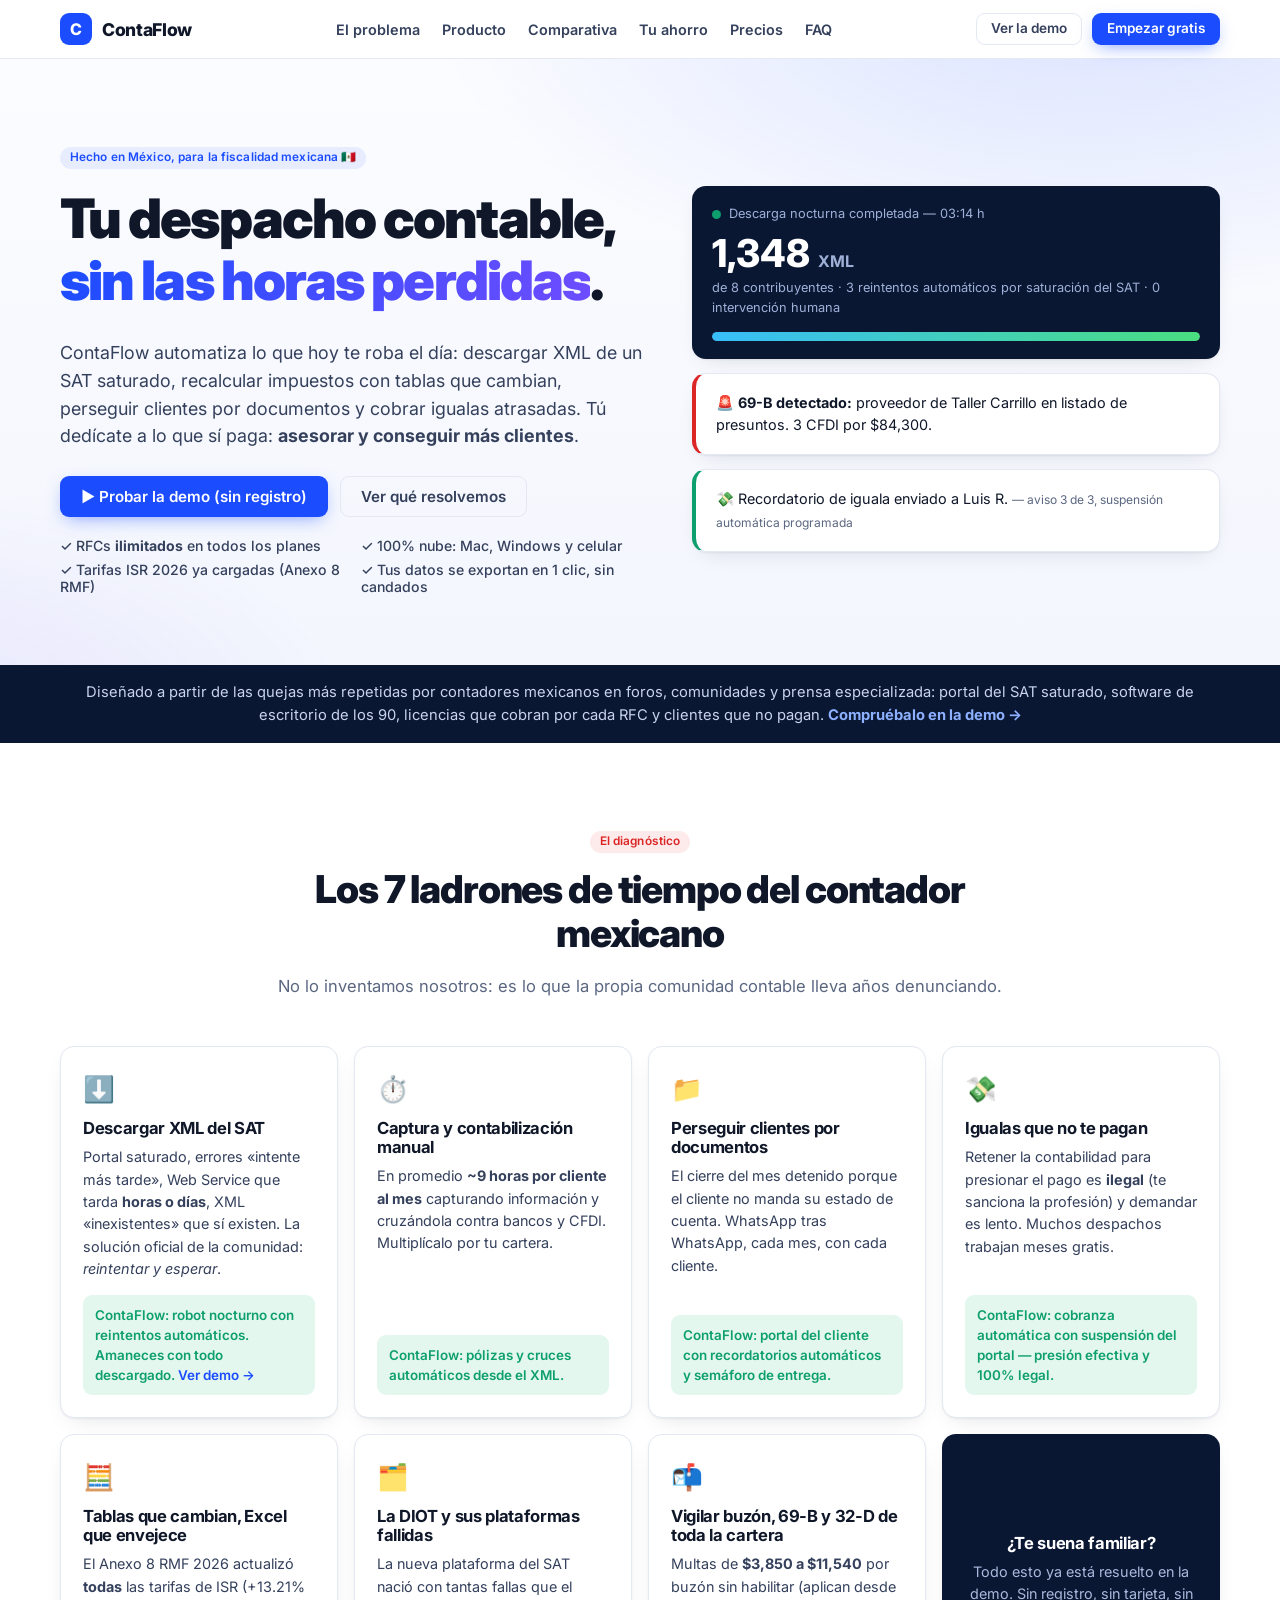
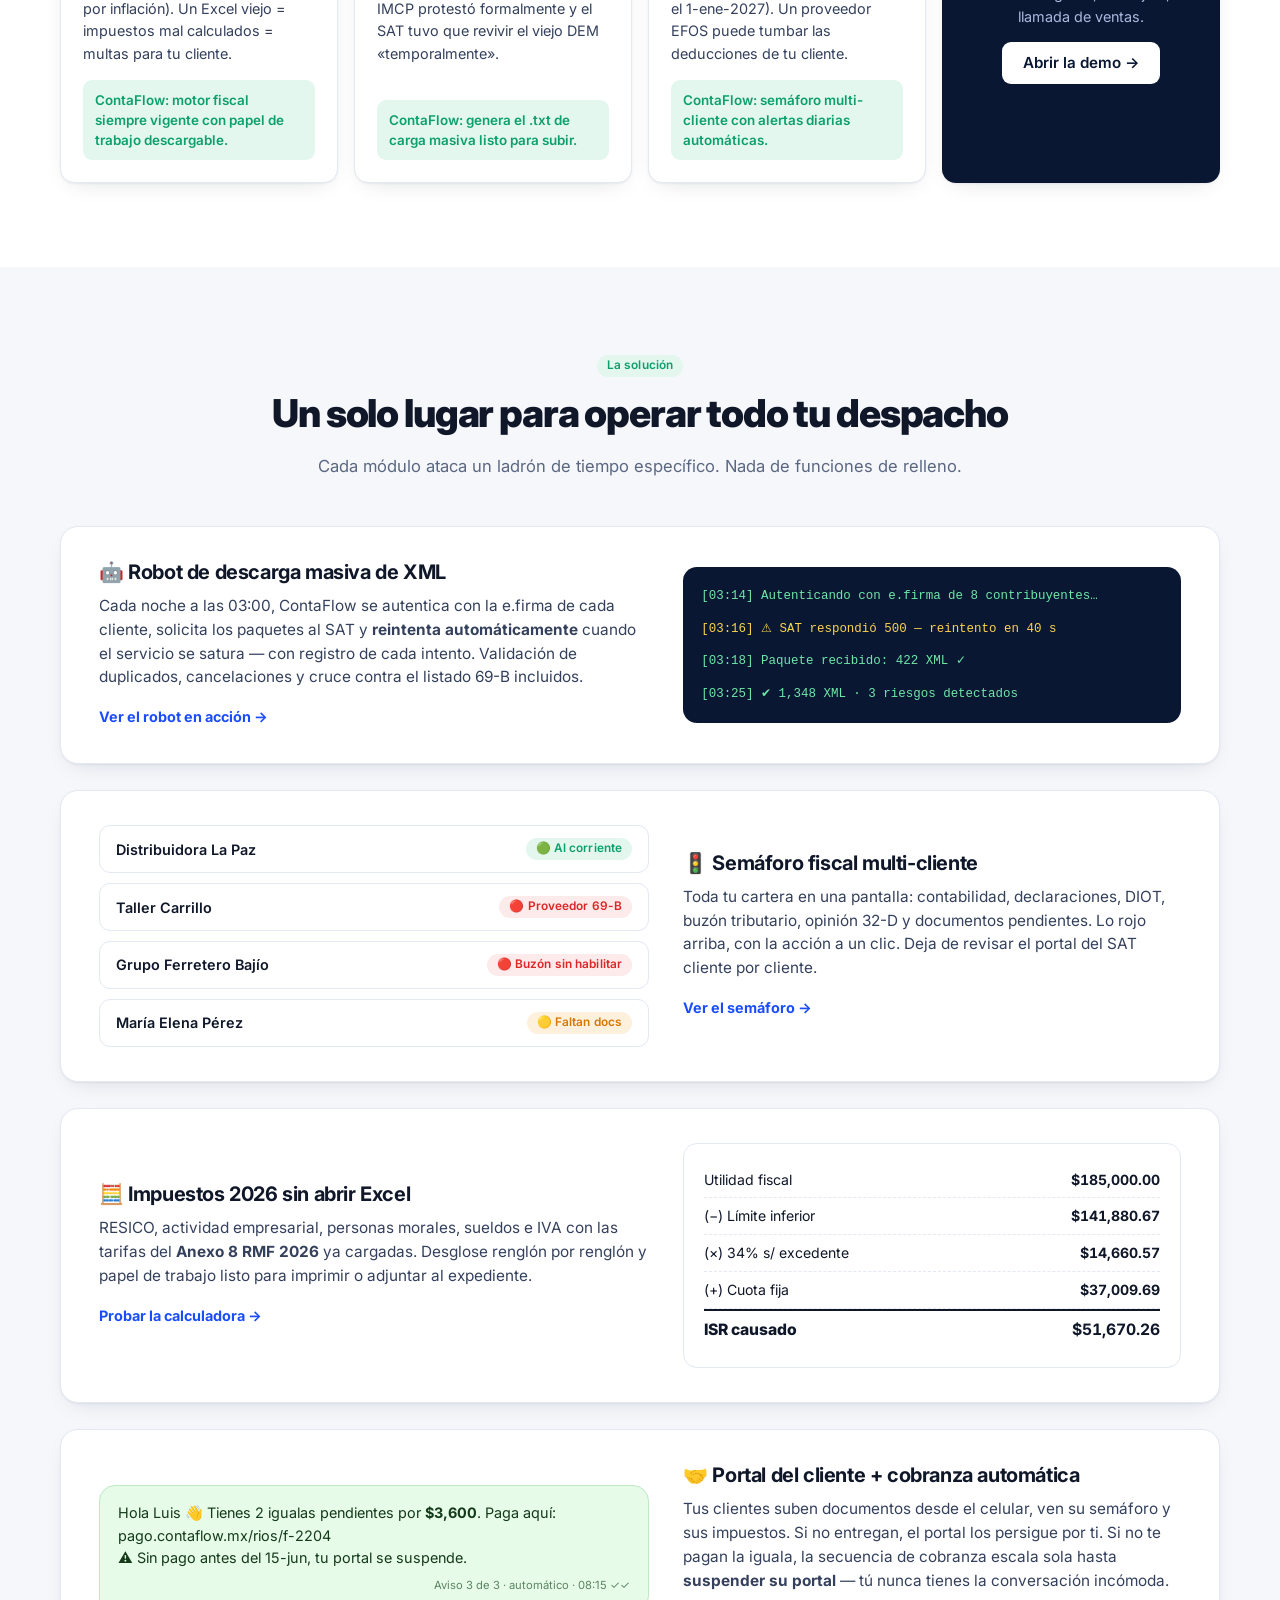
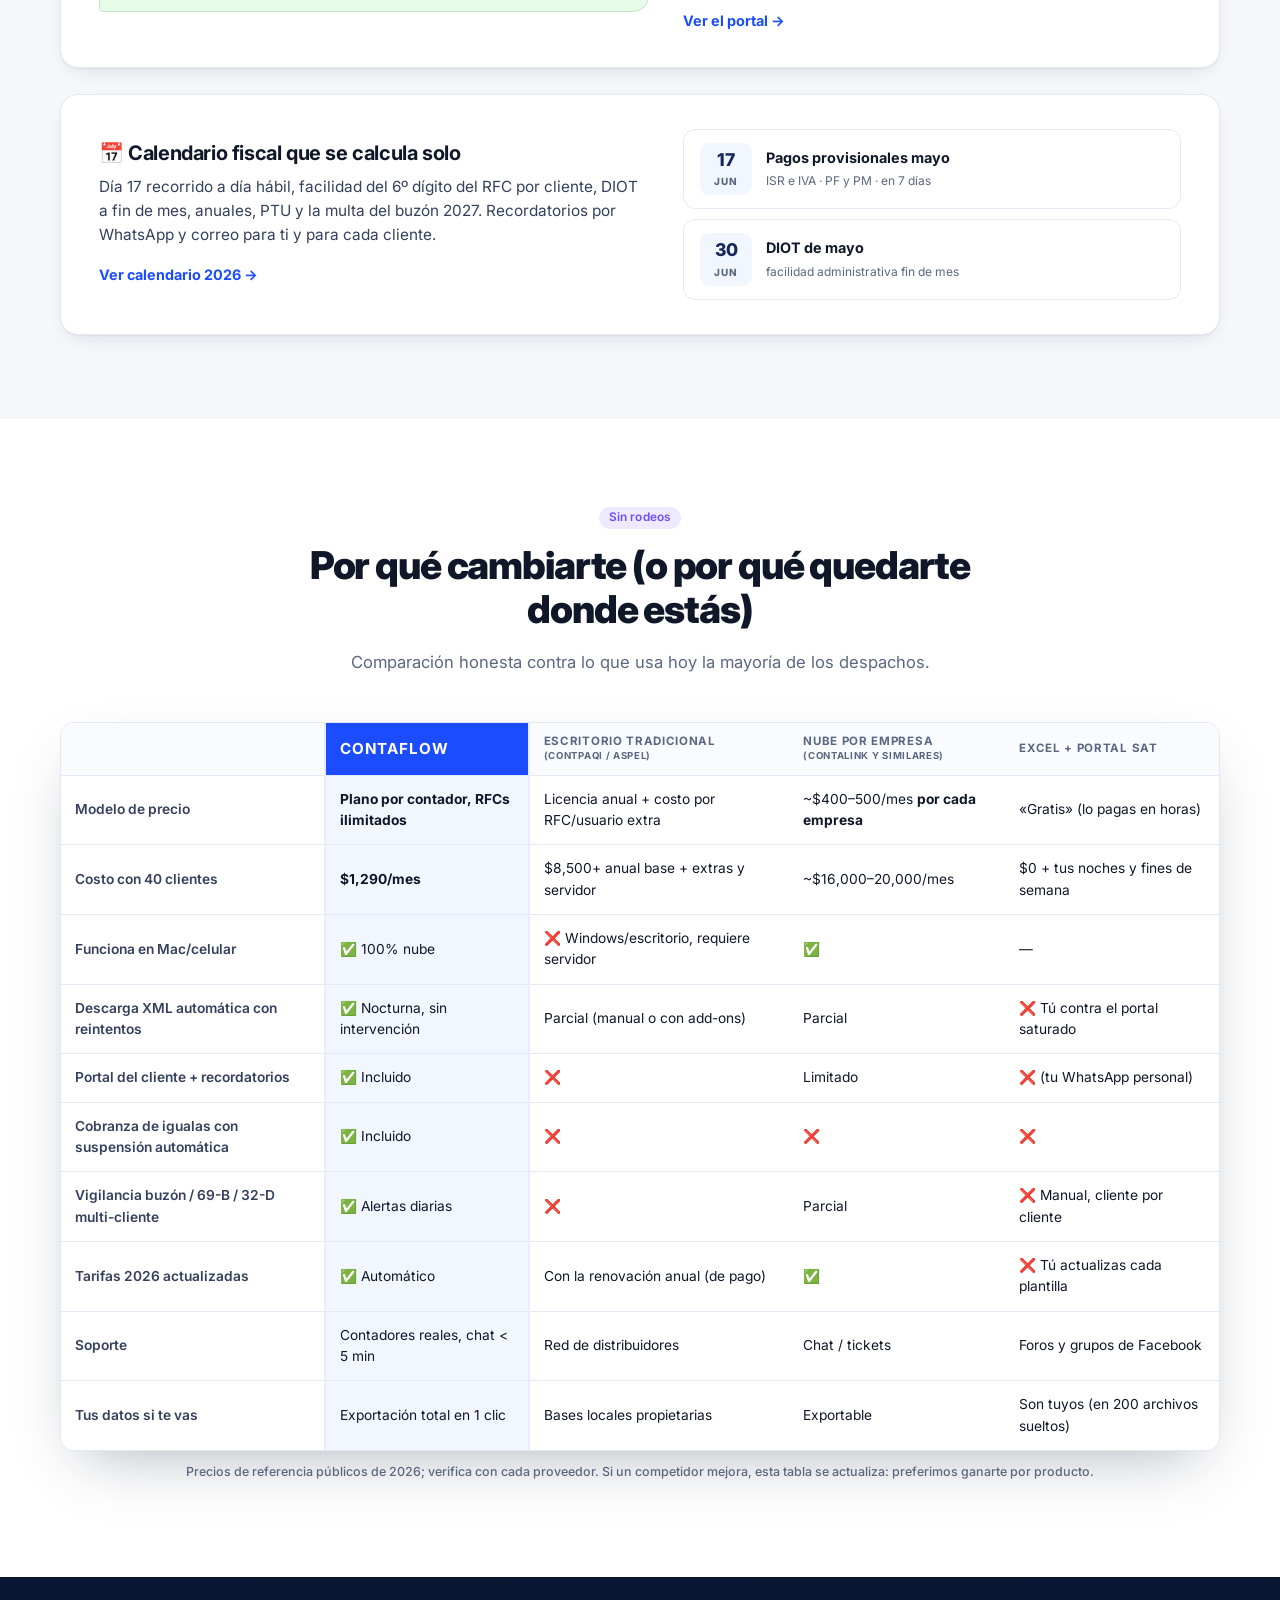
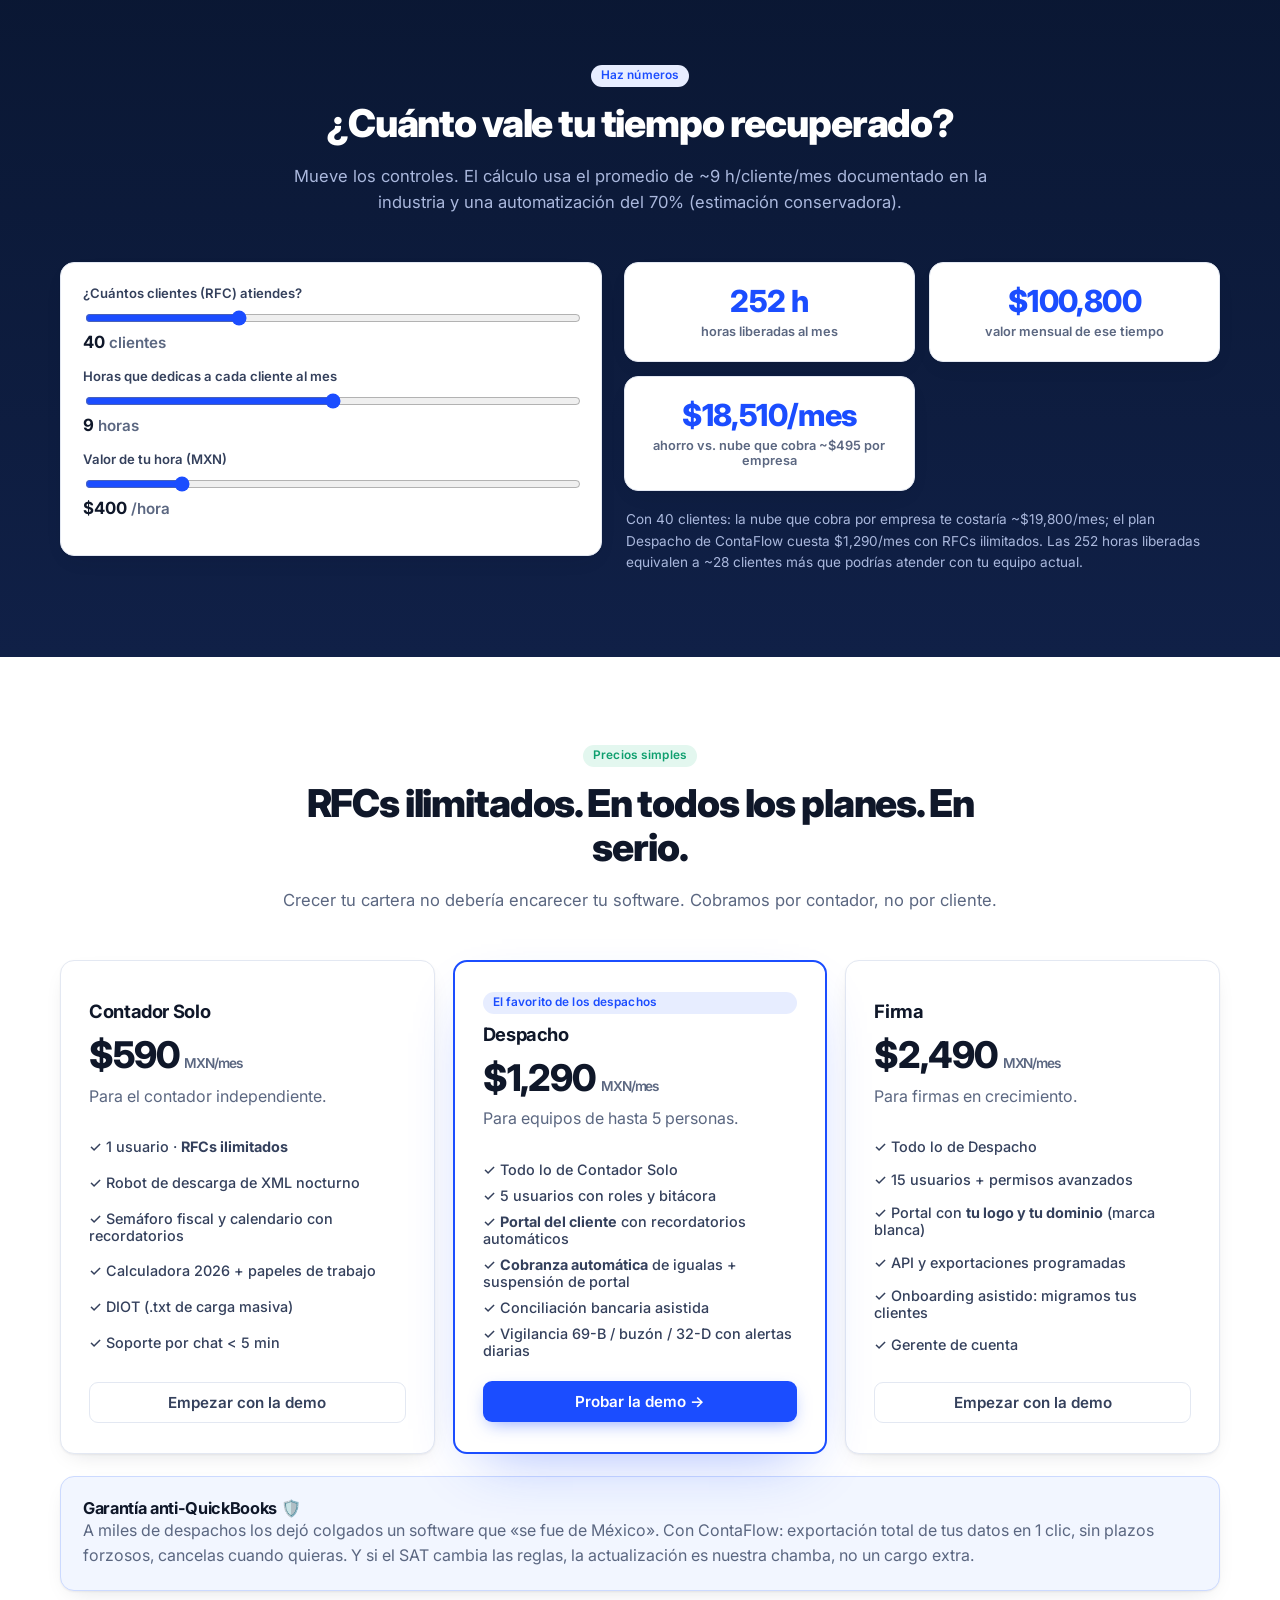
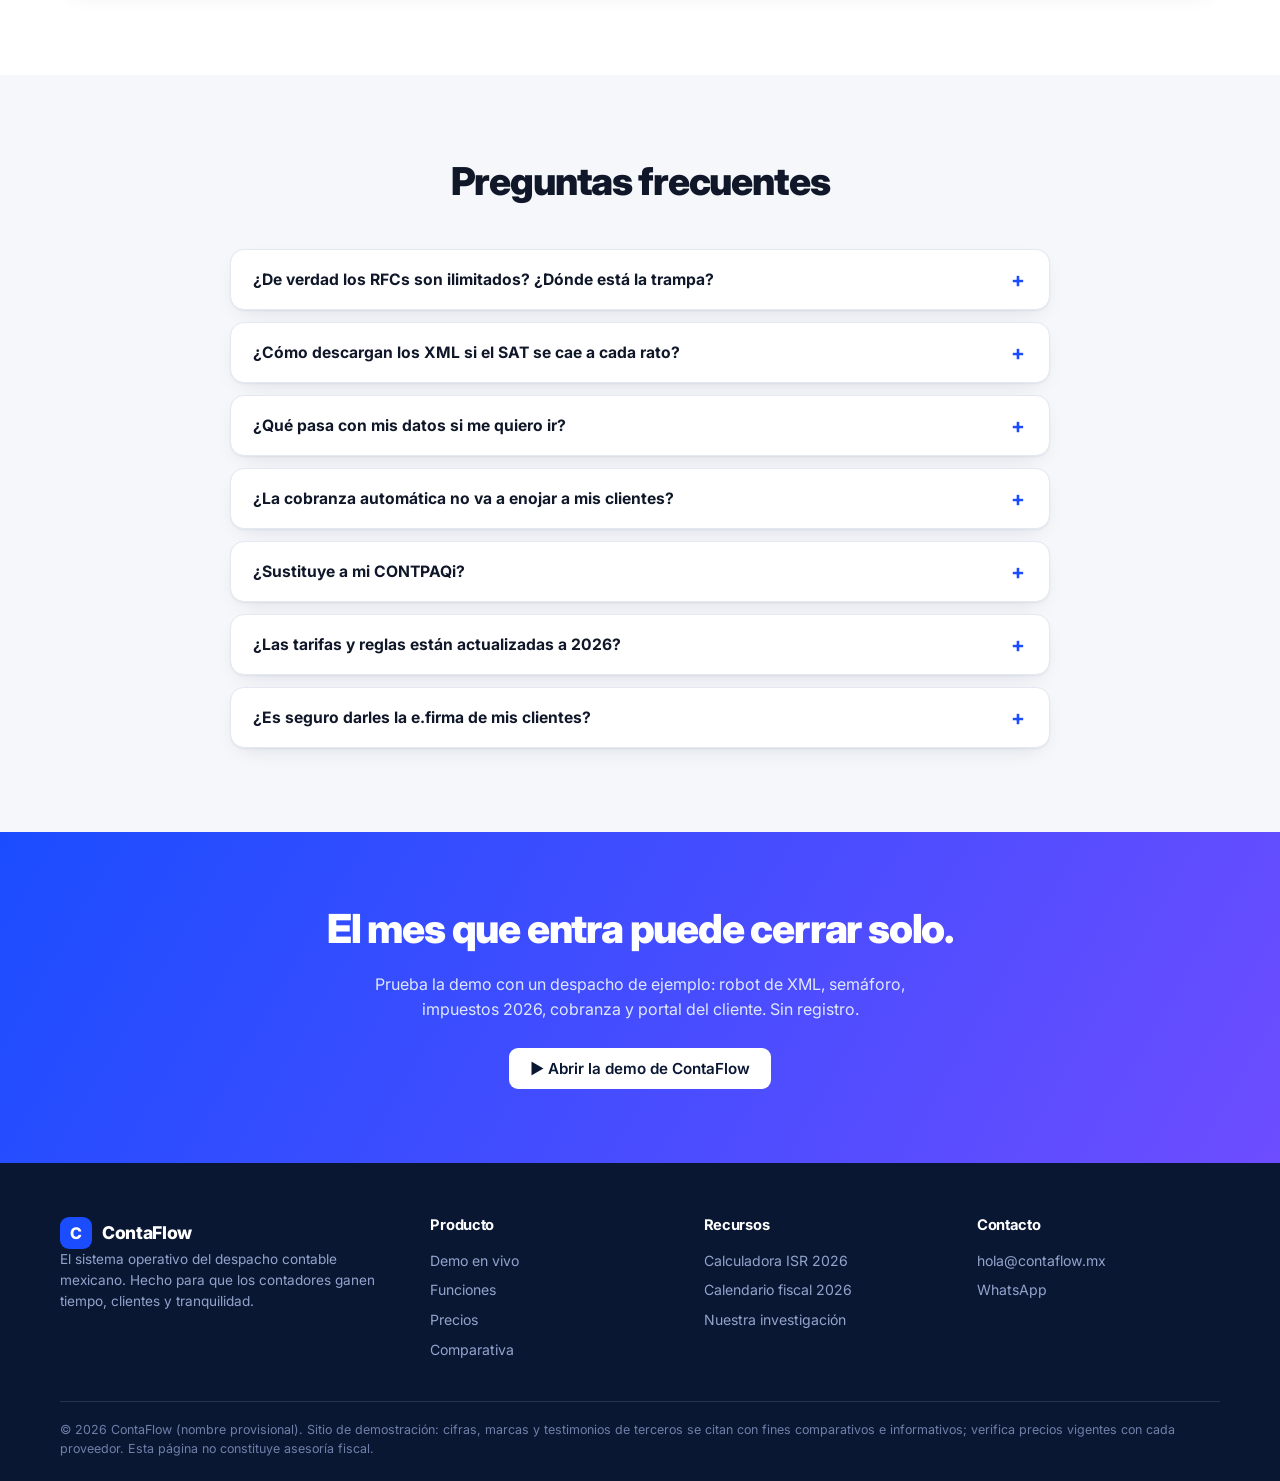
<file: index.html>
<!DOCTYPE html>
<html lang="es-MX">
<head>
  <meta charset="UTF-8" />
  <meta name="viewport" content="width=device-width, initial-scale=1.0" />
  <title>ContaFlow — El software que devuelve el tiempo a los contadores de México</title>
  <meta name="description" content="Automatiza la descarga de XML del SAT, el cálculo de impuestos 2026, la DIOT, los recordatorios a clientes y la cobranza de tus igualas. 100% nube, RFCs ilimitados, precio plano por contador." />
  <link rel="preconnect" href="https://fonts.googleapis.com" />
  <link rel="preconnect" href="https://fonts.gstatic.com" crossorigin />
  <link href="https://fonts.googleapis.com/css2?family=Inter:wght@400;500;600;700;800;900&display=swap" rel="stylesheet" />
  <link rel="stylesheet" href="assets/css/base.css" />
  <link rel="stylesheet" href="assets/css/landing.css" />
  <link rel="icon" href="data:image/svg+xml,<svg xmlns='http://www.w3.org/2000/svg' viewBox='0 0 100 100'><text y='0.9em' font-size='90'>📊</text></svg>" />
</head>
<body class="landing">

  <!-- ============================== NAV ================================= -->
  <header class="site-nav" id="siteNav">
    <div class="container nav-inner">
      <a class="brand" href="#">
        <span class="brand-mark">C</span>
        <span class="brand-name">ContaFlow</span>
      </a>
      <nav class="nav-links" id="navLinks">
        <a href="#dolores">El problema</a>
        <a href="#producto">Producto</a>
        <a href="#comparativa">Comparativa</a>
        <a href="#roi">Tu ahorro</a>
        <a href="#precios">Precios</a>
        <a href="#faq">FAQ</a>
      </nav>
      <div class="nav-cta">
        <a class="btn btn-ghost btn-sm" href="app.html">Ver la demo</a>
        <a class="btn btn-primary btn-sm" href="#precios">Empezar gratis</a>
      </div>
      <button class="nav-burger" id="navBurger" aria-label="Menú">☰</button>
    </div>
  </header>

  <!-- ============================== HERO ================================ -->
  <section class="hero">
    <div class="container hero-grid">
      <div class="hero-copy">
        <span class="badge badge-blue eyebrow">Hecho en México, para la fiscalidad mexicana 🇲🇽</span>
        <h1>Tu despacho contable, <span class="hl">sin las horas perdidas</span>.</h1>
        <p class="hero-sub">
          ContaFlow automatiza lo que hoy te roba el día: descargar XML de un SAT saturado,
          recalcular impuestos con tablas que cambian, perseguir clientes por documentos
          y cobrar igualas atrasadas. Tú dedícate a lo que sí paga:
          <strong>asesorar y conseguir más clientes</strong>.
        </p>
        <div class="hero-ctas">
          <a class="btn btn-primary" href="app.html">▶ Probar la demo (sin registro)</a>
          <a class="btn btn-ghost" href="#dolores">Ver qué resolvemos</a>
        </div>
        <ul class="hero-checks">
          <li>✓ RFCs <strong>ilimitados</strong> en todos los planes</li>
          <li>✓ 100% nube: Mac, Windows y celular</li>
          <li>✓ Tarifas ISR 2026 ya cargadas (Anexo 8 RMF)</li>
          <li>✓ Tus datos se exportan en 1 clic, sin candados</li>
        </ul>
      </div>

      <div class="hero-visual">
        <div class="mock-card mock-main card">
          <div class="mock-head">
            <span class="dot dot-ok"></span> Descarga nocturna completada — 03:14 h
          </div>
          <div class="mock-big">1,348 <small>XML</small></div>
          <div class="mock-sub">de 8 contribuyentes · 3 reintentos automáticos por saturación del SAT · 0 intervención humana</div>
          <div class="mock-bar"><span style="width:100%"></span></div>
        </div>
        <div class="mock-card mock-alert card">
          🚨 <strong>69-B detectado:</strong> proveedor de Taller Carrillo en listado de presuntos. 3 CFDI por $84,300.
        </div>
        <div class="mock-card mock-money card">
          💸 Recordatorio de iguala enviado a Luis R. <small>— aviso 3 de 3, suspensión automática programada</small>
        </div>
      </div>
    </div>
  </section>

  <!-- ======================== CINTA DE CONTEXTO ========================= -->
  <section class="strip">
    <div class="container strip-inner">
      <p>
        Diseñado a partir de las quejas más repetidas por contadores mexicanos en foros,
        comunidades y prensa especializada: portal del SAT saturado, software de escritorio de los 90,
        licencias que cobran por cada RFC y clientes que no pagan.
        <a href="app.html">Compruébalo en la demo →</a>
      </p>
    </div>
  </section>

  <!-- ============================ DOLORES =============================== -->
  <section class="section" id="dolores">
    <div class="container">
      <div class="section-head">
        <span class="badge badge-bad eyebrow">El diagnóstico</span>
        <h2>Los 7 ladrones de tiempo del contador mexicano</h2>
        <p>No lo inventamos nosotros: es lo que la propia comunidad contable lleva años denunciando.</p>
      </div>

      <div class="pain-grid">
        <article class="card card-pad pain">
          <div class="pain-ico">⬇️</div>
          <h3>Descargar XML del SAT</h3>
          <p>Portal saturado, errores «intente más tarde», Web Service que tarda <strong>horas o días</strong>, XML «inexistentes» que sí existen. La solución oficial de la comunidad: <em>reintentar y esperar</em>.</p>
          <span class="fix">ContaFlow: robot nocturno con reintentos automáticos. Amaneces con todo descargado. <a href="app.html">Ver demo →</a></span>
        </article>
        <article class="card card-pad pain">
          <div class="pain-ico">⏱️</div>
          <h3>Captura y contabilización manual</h3>
          <p>En promedio <strong>~9 horas por cliente al mes</strong> capturando información y cruzándola contra bancos y CFDI. Multiplícalo por tu cartera.</p>
          <span class="fix">ContaFlow: pólizas y cruces automáticos desde el XML.</span>
        </article>
        <article class="card card-pad pain">
          <div class="pain-ico">📁</div>
          <h3>Perseguir clientes por documentos</h3>
          <p>El cierre del mes detenido porque el cliente no manda su estado de cuenta. WhatsApp tras WhatsApp, cada mes, con cada cliente.</p>
          <span class="fix">ContaFlow: portal del cliente con recordatorios automáticos y semáforo de entrega.</span>
        </article>
        <article class="card card-pad pain">
          <div class="pain-ico">💸</div>
          <h3>Igualas que no te pagan</h3>
          <p>Retener la contabilidad para presionar el pago es <strong>ilegal</strong> (te sanciona la profesión) y demandar es lento. Muchos despachos trabajan meses gratis.</p>
          <span class="fix">ContaFlow: cobranza automática con suspensión del portal — presión efectiva y 100% legal.</span>
        </article>
        <article class="card card-pad pain">
          <div class="pain-ico">🧮</div>
          <h3>Tablas que cambian, Excel que envejece</h3>
          <p>El Anexo 8 RMF 2026 actualizó <strong>todas</strong> las tarifas de ISR (+13.21% por inflación). Un Excel viejo = impuestos mal calculados = multas para tu cliente.</p>
          <span class="fix">ContaFlow: motor fiscal siempre vigente con papel de trabajo descargable.</span>
        </article>
        <article class="card card-pad pain">
          <div class="pain-ico">🗂️</div>
          <h3>La DIOT y sus plataformas fallidas</h3>
          <p>La nueva plataforma del SAT nació con tantas fallas que el IMCP protestó formalmente y el SAT tuvo que revivir el viejo DEM «temporalmente».</p>
          <span class="fix">ContaFlow: genera el .txt de carga masiva listo para subir.</span>
        </article>
        <article class="card card-pad pain">
          <div class="pain-ico">📬</div>
          <h3>Vigilar buzón, 69-B y 32-D de toda la cartera</h3>
          <p>Multas de <strong>$3,850 a $11,540</strong> por buzón sin habilitar (aplican desde el 1-ene-2027). Un proveedor EFOS puede tumbar las deducciones de tu cliente.</p>
          <span class="fix">ContaFlow: semáforo multi-cliente con alertas diarias automáticas.</span>
        </article>
        <article class="card card-pad pain pain-cta">
          <h3>¿Te suena familiar?</h3>
          <p>Todo esto ya está resuelto en la demo. Sin registro, sin tarjeta, sin llamada de ventas.</p>
          <a class="btn btn-light" href="app.html">Abrir la demo →</a>
        </article>
      </div>
    </div>
  </section>

  <!-- ============================ PRODUCTO ============================== -->
  <section class="section section-alt" id="producto">
    <div class="container">
      <div class="section-head">
        <span class="badge badge-ok eyebrow">La solución</span>
        <h2>Un solo lugar para operar todo tu despacho</h2>
        <p>Cada módulo ataca un ladrón de tiempo específico. Nada de funciones de relleno.</p>
      </div>

      <div class="feature-rows">
        <div class="feature-row">
          <div class="feature-txt">
            <h3>🤖 Robot de descarga masiva de XML</h3>
            <p>Cada noche a las 03:00, ContaFlow se autentica con la e.firma de cada cliente, solicita los paquetes al SAT y <strong>reintenta automáticamente</strong> cuando el servicio se satura — con registro de cada intento. Validación de duplicados, cancelaciones y cruce contra el listado 69-B incluidos.</p>
            <a href="app.html" class="feature-link">Ver el robot en acción →</a>
          </div>
          <div class="feature-shot shot-robot">
            <div class="shot-line ok">[03:14] Autenticando con e.firma de 8 contribuyentes…</div>
            <div class="shot-line warn">[03:16] ⚠ SAT respondió 500 — reintento en 40 s</div>
            <div class="shot-line ok">[03:18] Paquete recibido: 422 XML ✓</div>
            <div class="shot-line ok">[03:25] ✔ 1,348 XML · 3 riesgos detectados</div>
          </div>
        </div>

        <div class="feature-row rev">
          <div class="feature-txt">
            <h3>🚦 Semáforo fiscal multi-cliente</h3>
            <p>Toda tu cartera en una pantalla: contabilidad, declaraciones, DIOT, buzón tributario, opinión 32-D y documentos pendientes. Lo rojo arriba, con la acción a un clic. Deja de revisar el portal del SAT cliente por cliente.</p>
            <a href="app.html" class="feature-link">Ver el semáforo →</a>
          </div>
          <div class="feature-shot">
            <div class="sem-demo"><span>Distribuidora La Paz</span><span class="badge badge-ok">🟢 Al corriente</span></div>
            <div class="sem-demo"><span>Taller Carrillo</span><span class="badge badge-bad">🔴 Proveedor 69-B</span></div>
            <div class="sem-demo"><span>Grupo Ferretero Bajío</span><span class="badge badge-bad">🔴 Buzón sin habilitar</span></div>
            <div class="sem-demo"><span>María Elena Pérez</span><span class="badge badge-warn">🟡 Faltan docs</span></div>
          </div>
        </div>

        <div class="feature-row">
          <div class="feature-txt">
            <h3>🧮 Impuestos 2026 sin abrir Excel</h3>
            <p>RESICO, actividad empresarial, personas morales, sueldos e IVA con las tarifas del <strong>Anexo 8 RMF 2026</strong> ya cargadas. Desglose renglón por renglón y papel de trabajo listo para imprimir o adjuntar al expediente.</p>
            <a href="app.html" class="feature-link">Probar la calculadora →</a>
          </div>
          <div class="feature-shot">
            <div class="calc-demo">
              <div class="cd-row"><span>Utilidad fiscal</span><strong>$185,000.00</strong></div>
              <div class="cd-row"><span>(−) Límite inferior</span><strong>$141,880.67</strong></div>
              <div class="cd-row"><span>(×) 34% s/ excedente</span><strong>$14,660.57</strong></div>
              <div class="cd-row"><span>(+) Cuota fija</span><strong>$37,009.69</strong></div>
              <div class="cd-row total"><span>ISR causado</span><strong>$51,670.26</strong></div>
            </div>
          </div>
        </div>

        <div class="feature-row rev">
          <div class="feature-txt">
            <h3>🤝 Portal del cliente + cobranza automática</h3>
            <p>Tus clientes suben documentos desde el celular, ven su semáforo y sus impuestos. Si no entregan, el portal los persigue por ti. Si no te pagan la iguala, la secuencia de cobranza escala sola hasta <strong>suspender su portal</strong> — tú nunca tienes la conversación incómoda.</p>
            <a href="app.html" class="feature-link">Ver el portal →</a>
          </div>
          <div class="feature-shot">
            <div class="wa-demo">
              Hola Luis 👋 Tienes 2 igualas pendientes por <strong>$3,600</strong>.
              Paga aquí: pago.contaflow.mx/rios/f-2204<br />
              ⚠️ Sin pago antes del 15-jun, tu portal se suspende.
              <div class="wa-demo-meta">Aviso 3 de 3 · automático · 08:15 ✓✓</div>
            </div>
          </div>
        </div>

        <div class="feature-row">
          <div class="feature-txt">
            <h3>📅 Calendario fiscal que se calcula solo</h3>
            <p>Día 17 recorrido a día hábil, facilidad del 6º dígito del RFC por cliente, DIOT a fin de mes, anuales, PTU y la multa del buzón 2027. Recordatorios por WhatsApp y correo para ti y para cada cliente.</p>
            <a href="app.html" class="feature-link">Ver calendario 2026 →</a>
          </div>
          <div class="feature-shot">
            <div class="cal-demo"><span class="cal-d">17<br /><small>JUN</small></span><div><strong>Pagos provisionales mayo</strong><br /><small>ISR e IVA · PF y PM · en 7 días</small></div></div>
            <div class="cal-demo"><span class="cal-d">30<br /><small>JUN</small></span><div><strong>DIOT de mayo</strong><br /><small>facilidad administrativa fin de mes</small></div></div>
          </div>
        </div>
      </div>
    </div>
  </section>

  <!-- =========================== COMPARATIVA ============================ -->
  <section class="section" id="comparativa">
    <div class="container">
      <div class="section-head">
        <span class="badge badge-violet eyebrow">Sin rodeos</span>
        <h2>Por qué cambiarte (o por qué quedarte donde estás)</h2>
        <p>Comparación honesta contra lo que usa hoy la mayoría de los despachos.</p>
      </div>

      <div class="card table-wrap comp-wrap">
        <table class="tbl comp">
          <thead>
            <tr>
              <th></th>
              <th class="comp-us">ContaFlow</th>
              <th>Escritorio tradicional<br /><small>(CONTPAQi / Aspel)</small></th>
              <th>Nube por empresa<br /><small>(Contalink y similares)</small></th>
              <th>Excel + portal SAT</th>
            </tr>
          </thead>
          <tbody>
            <tr><td>Modelo de precio</td><td class="comp-us"><strong>Plano por contador, RFCs ilimitados</strong></td><td>Licencia anual + costo por RFC/usuario extra</td><td>~$400–500/mes <strong>por cada empresa</strong></td><td>«Gratis» (lo pagas en horas)</td></tr>
            <tr><td>Costo con 40 clientes</td><td class="comp-us"><strong>$1,290/mes</strong></td><td>$8,500+ anual base + extras y servidor</td><td>~$16,000–20,000/mes</td><td>$0 + tus noches y fines de semana</td></tr>
            <tr><td>Funciona en Mac/celular</td><td class="comp-us">✅ 100% nube</td><td>❌ Windows/escritorio, requiere servidor</td><td>✅</td><td>—</td></tr>
            <tr><td>Descarga XML automática con reintentos</td><td class="comp-us">✅ Nocturna, sin intervención</td><td>Parcial (manual o con add-ons)</td><td>Parcial</td><td>❌ Tú contra el portal saturado</td></tr>
            <tr><td>Portal del cliente + recordatorios</td><td class="comp-us">✅ Incluido</td><td>❌</td><td>Limitado</td><td>❌ (tu WhatsApp personal)</td></tr>
            <tr><td>Cobranza de igualas con suspensión automática</td><td class="comp-us">✅ Incluido</td><td>❌</td><td>❌</td><td>❌</td></tr>
            <tr><td>Vigilancia buzón / 69-B / 32-D multi-cliente</td><td class="comp-us">✅ Alertas diarias</td><td>❌</td><td>Parcial</td><td>❌ Manual, cliente por cliente</td></tr>
            <tr><td>Tarifas 2026 actualizadas</td><td class="comp-us">✅ Automático</td><td>Con la renovación anual (de pago)</td><td>✅</td><td>❌ Tú actualizas cada plantilla</td></tr>
            <tr><td>Soporte</td><td class="comp-us">Contadores reales, chat &lt; 5 min</td><td>Red de distribuidores</td><td>Chat / tickets</td><td>Foros y grupos de Facebook</td></tr>
            <tr><td>Tus datos si te vas</td><td class="comp-us">Exportación total en 1 clic</td><td>Bases locales propietarias</td><td>Exportable</td><td>Son tuyos (en 200 archivos sueltos)</td></tr>
          </tbody>
        </table>
      </div>
      <p class="hint center" style="margin-top:12px">Precios de referencia públicos de 2026; verifica con cada proveedor. Si un competidor mejora, esta tabla se actualiza: preferimos ganarte por producto.</p>
    </div>
  </section>

  <!-- ============================== ROI ================================= -->
  <section class="section section-dark" id="roi">
    <div class="container">
      <div class="section-head">
        <span class="badge badge-blue eyebrow">Haz números</span>
        <h2 style="color:#fff">¿Cuánto vale tu tiempo recuperado?</h2>
        <p style="color:#aab8dd">Mueve los controles. El cálculo usa el promedio de ~9 h/cliente/mes documentado en la industria y una automatización del 70% (estimación conservadora).</p>
      </div>

      <div class="roi-grid">
        <div class="card card-pad roi-form">
          <label class="field"><span class="lbl">¿Cuántos clientes (RFC) atiendes?</span>
            <input type="range" id="roiClientes" min="5" max="120" value="40" step="5" />
            <div class="roi-val"><strong id="roiClientesVal">40</strong> clientes</div>
          </label>
          <label class="field"><span class="lbl">Horas que dedicas a cada cliente al mes</span>
            <input type="range" id="roiHoras" min="2" max="16" value="9" step="1" />
            <div class="roi-val"><strong id="roiHorasVal">9</strong> horas</div>
          </label>
          <label class="field"><span class="lbl">Valor de tu hora (MXN)</span>
            <input type="range" id="roiTarifa" min="150" max="1500" value="400" step="50" />
            <div class="roi-val"><strong id="roiTarifaVal">$400</strong> /hora</div>
          </label>
        </div>
        <div class="roi-out">
          <div class="roi-stat card"><div class="roi-k" id="roiHorasMes">—</div><div class="roi-l">horas liberadas al mes</div></div>
          <div class="roi-stat card"><div class="roi-k" id="roiDinero">—</div><div class="roi-l">valor mensual de ese tiempo</div></div>
          <div class="roi-stat card"><div class="roi-k" id="roiVsNube">—</div><div class="roi-l">ahorro vs. nube que cobra ~$495 por empresa</div></div>
          <p class="roi-note" id="roiNota"></p>
        </div>
      </div>
    </div>
  </section>

  <!-- ============================ PRECIOS =============================== -->
  <section class="section" id="precios">
    <div class="container">
      <div class="section-head">
        <span class="badge badge-ok eyebrow">Precios simples</span>
        <h2>RFCs ilimitados. En todos los planes. En serio.</h2>
        <p>Crecer tu cartera no debería encarecer tu software. Cobramos por contador, no por cliente.</p>
      </div>

      <div class="price-grid">
        <div class="card price">
          <h3>Contador Solo</h3>
          <div class="price-amt">$590 <small>MXN/mes</small></div>
          <p class="muted">Para el contador independiente.</p>
          <ul>
            <li>✓ 1 usuario · <strong>RFCs ilimitados</strong></li>
            <li>✓ Robot de descarga de XML nocturno</li>
            <li>✓ Semáforo fiscal y calendario con recordatorios</li>
            <li>✓ Calculadora 2026 + papeles de trabajo</li>
            <li>✓ DIOT (.txt de carga masiva)</li>
            <li>✓ Soporte por chat &lt; 5 min</li>
          </ul>
          <a class="btn btn-ghost w100" href="app.html">Empezar con la demo</a>
        </div>

        <div class="card price price-hero">
          <span class="badge badge-blue">El favorito de los despachos</span>
          <h3>Despacho</h3>
          <div class="price-amt">$1,290 <small>MXN/mes</small></div>
          <p class="muted">Para equipos de hasta 5 personas.</p>
          <ul>
            <li>✓ Todo lo de Contador Solo</li>
            <li>✓ 5 usuarios con roles y bitácora</li>
            <li>✓ <strong>Portal del cliente</strong> con recordatorios automáticos</li>
            <li>✓ <strong>Cobranza automática</strong> de igualas + suspensión de portal</li>
            <li>✓ Conciliación bancaria asistida</li>
            <li>✓ Vigilancia 69-B / buzón / 32-D con alertas diarias</li>
          </ul>
          <a class="btn btn-primary w100" href="app.html">Probar la demo →</a>
        </div>

        <div class="card price">
          <h3>Firma</h3>
          <div class="price-amt">$2,490 <small>MXN/mes</small></div>
          <p class="muted">Para firmas en crecimiento.</p>
          <ul>
            <li>✓ Todo lo de Despacho</li>
            <li>✓ 15 usuarios + permisos avanzados</li>
            <li>✓ Portal con <strong>tu logo y tu dominio</strong> (marca blanca)</li>
            <li>✓ API y exportaciones programadas</li>
            <li>✓ Onboarding asistido: migramos tus clientes</li>
            <li>✓ Gerente de cuenta</li>
          </ul>
          <a class="btn btn-ghost w100" href="app.html">Empezar con la demo</a>
        </div>
      </div>

      <div class="price-guarantee card card-pad">
        <div>
          <h3 class="mb0">Garantía anti-QuickBooks 🛡️</h3>
          <p class="mb0 muted">A miles de despachos los dejó colgados un software que «se fue de México». Con ContaFlow: exportación total de tus datos en 1 clic, sin plazos forzosos, cancelas cuando quieras. Y si el SAT cambia las reglas, la actualización es nuestra chamba, no un cargo extra.</p>
        </div>
      </div>
    </div>
  </section>

  <!-- ============================== FAQ ================================= -->
  <section class="section section-alt" id="faq">
    <div class="container container-narrow">
      <div class="section-head">
        <h2>Preguntas frecuentes</h2>
      </div>
      <div class="faq-list" id="faqList">
        <details class="card faq">
          <summary>¿De verdad los RFCs son ilimitados? ¿Dónde está la trampa?</summary>
          <p>No hay trampa: nuestro costo marginal por RFC es bajo y preferimos que crezcas. Cobramos por usuario del despacho (quién trabaja en la plataforma), no por cliente tuyo. Si pasas de 30 a 80 clientes, tu plan cuesta lo mismo y tu despacho factura más — ese es el punto.</p>
        </details>
        <details class="card faq">
          <summary>¿Cómo descargan los XML si el SAT se cae a cada rato?</summary>
          <p>Usamos el Web Service oficial de descarga masiva con la e.firma de cada contribuyente (cifrada, nunca compartida). Cuando el SAT responde con errores o se tarda, el robot reintenta con esperas progresivas durante toda la noche y te deja bitácora de cada intento. Tú ves resultados, no errores 500.</p>
        </details>
        <details class="card faq">
          <summary>¿Qué pasa con mis datos si me quiero ir?</summary>
          <p>Exportas todo — clientes, XML, pólizas, papeles de trabajo — en formatos estándar (CSV/XML/PDF) con un clic, en cualquier momento. Sin penalizaciones, sin retención, sin «llámanos para cancelar».</p>
        </details>
        <details class="card faq">
          <summary>¿La cobranza automática no va a enojar a mis clientes?</summary>
          <p>Los mensajes salen a nombre de tu despacho, con tu tono (las plantillas son editables) y una secuencia gradual: recordatorio amable → segundo aviso → aviso de suspensión → suspensión del portal. La experiencia de despachos que automatizan cobranza es que la cartera vencida baja sin perder clientes: los que pagan tarde simplemente necesitaban el empujón. Y tú dejas de ser el malo de la película.</p>
        </details>
        <details class="card faq">
          <summary>¿Sustituye a mi CONTPAQi?</summary>
          <p>Para la operación del despacho multi-cliente (XML, semáforo, impuestos, DIOT, portal, cobranza), sí. Si tu flujo depende de módulos muy específicos de escritorio, puedes usar ContaFlow encima — importamos y exportamos en formatos compatibles — y migrar a tu ritmo. El plan Firma incluye migración asistida.</p>
        </details>
        <details class="card faq">
          <summary>¿Las tarifas y reglas están actualizadas a 2026?</summary>
          <p>Sí: tarifas ISR del Anexo 8 RMF 2026 (DOF 28-dic-2025, actualización por inflación de 13.21%), tasas RESICO de ley, calendario con día 17 recorrido a día hábil y facilidad del 6º dígito del RFC, DIOT con facilidad a fin de mes y la multa del buzón aplicable desde 2027. Cuando el SAT publica cambios, los cargamos nosotros — sin costo de «renovación anual».</p>
        </details>
        <details class="card faq">
          <summary>¿Es seguro darles la e.firma de mis clientes?</summary>
          <p>Las credenciales se almacenan cifradas (AES-256), se usan exclusivamente para los servicios del SAT que tú autorizas y cada uso queda en bitácora. Nunca las ve un humano, nunca salen del entorno de descarga. Puedes revocar el acceso por cliente en cualquier momento.</p>
        </details>
      </div>
    </div>
  </section>

  <!-- ============================ CTA FINAL ============================= -->
  <section class="final-cta">
    <div class="container center">
      <h2>El mes que entra puede cerrar solo.</h2>
      <p>Prueba la demo con un despacho de ejemplo: robot de XML, semáforo, impuestos 2026, cobranza y portal del cliente. Sin registro.</p>
      <a class="btn btn-light" href="app.html">▶ Abrir la demo de ContaFlow</a>
    </div>
  </section>

  <footer class="site-foot">
    <div class="container foot-grid">
      <div>
        <div class="brand"><span class="brand-mark">C</span><span class="brand-name" style="color:#fff">ContaFlow</span></div>
        <p style="color:#93a3cc;font-size:.85rem;max-width:340px">El sistema operativo del despacho contable mexicano. Hecho para que los contadores ganen tiempo, clientes y tranquilidad.</p>
      </div>
      <div>
        <h4>Producto</h4>
        <a href="app.html">Demo en vivo</a>
        <a href="#producto">Funciones</a>
        <a href="#precios">Precios</a>
        <a href="#comparativa">Comparativa</a>
      </div>
      <div>
        <h4>Recursos</h4>
        <a href="app.html">Calculadora ISR 2026</a>
        <a href="app.html">Calendario fiscal 2026</a>
        <a href="docs/INVESTIGACION.md">Nuestra investigación</a>
      </div>
      <div>
        <h4>Contacto</h4>
        <a href="mailto:hola@contaflow.mx">hola@contaflow.mx</a>
        <a href="#">WhatsApp</a>
      </div>
    </div>
    <div class="container foot-legal">
      <p>© 2026 ContaFlow (nombre provisional). Sitio de demostración: cifras, marcas y testimonios de terceros se citan con fines comparativos e informativos; verifica precios vigentes con cada proveedor. Esta página no constituye asesoría fiscal.</p>
    </div>
  </footer>

  <script src="assets/js/landing.js"></script>
</body>
</html>
</file>
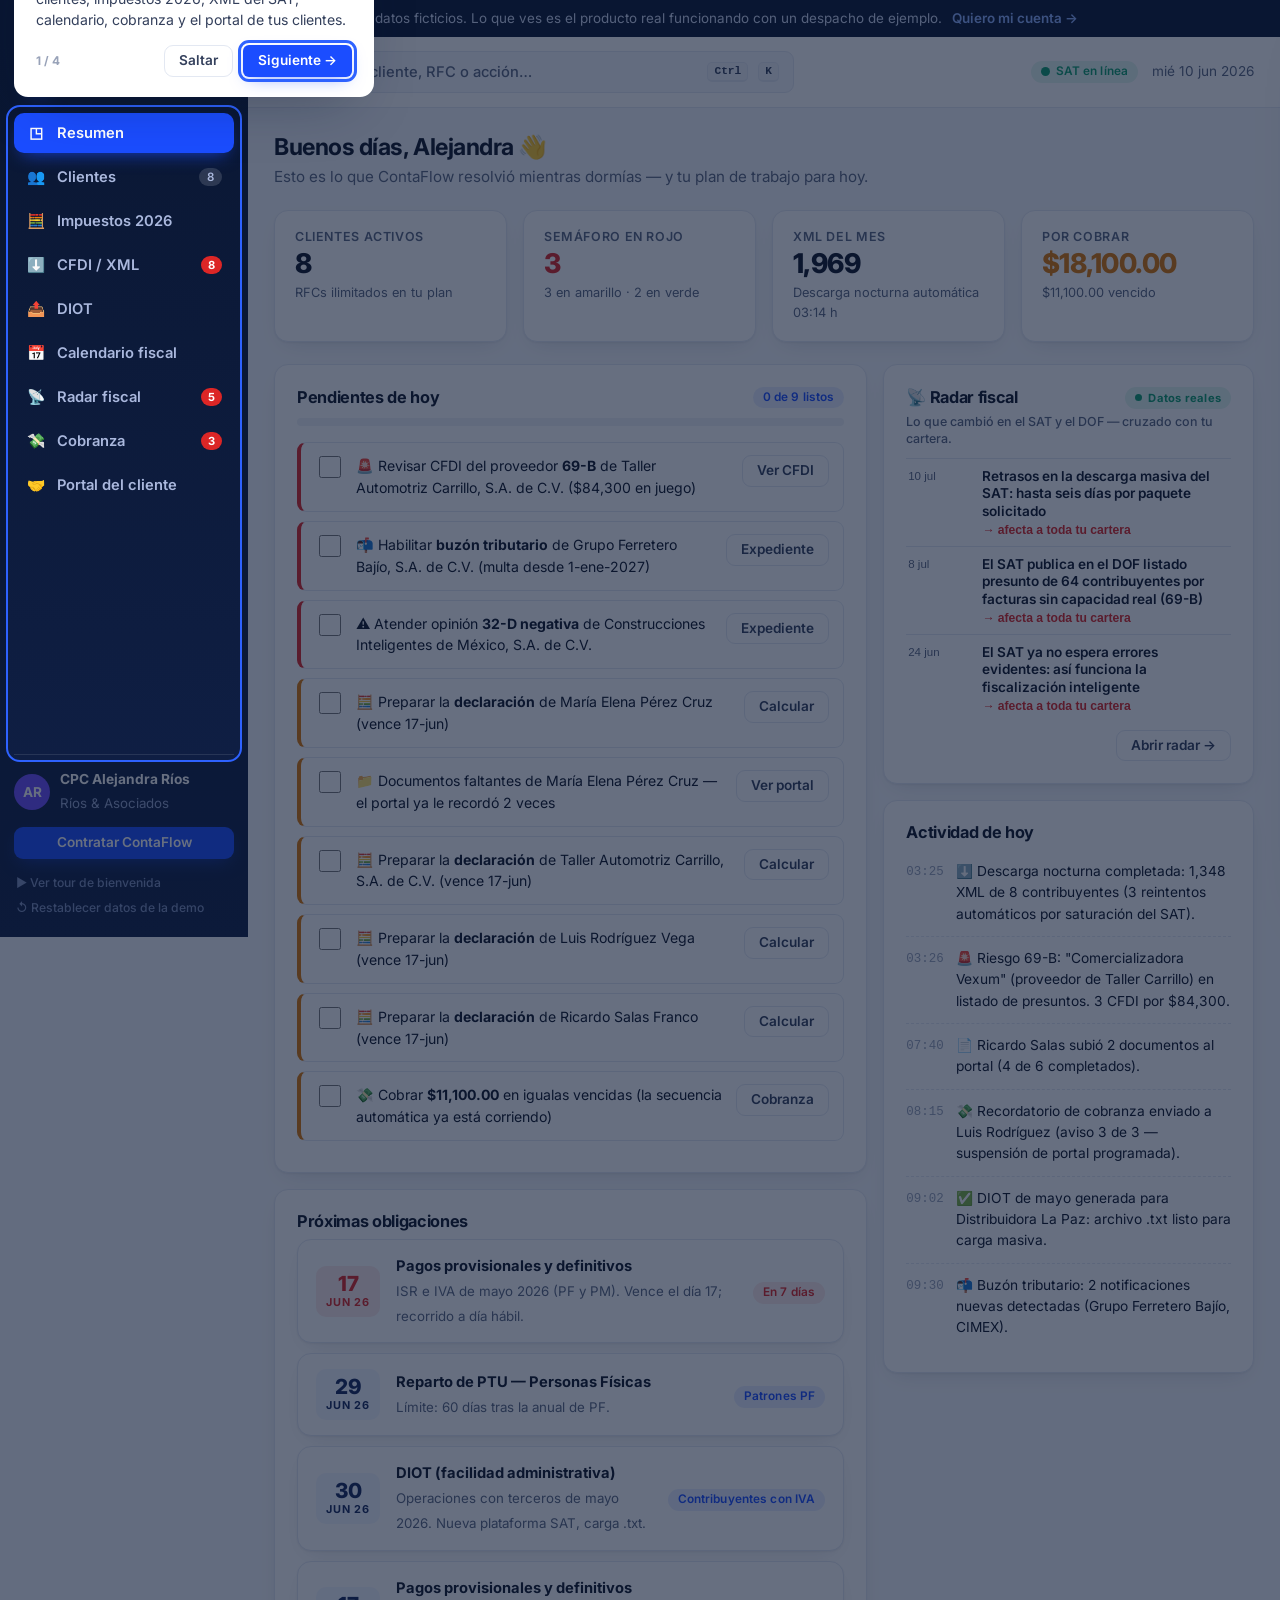
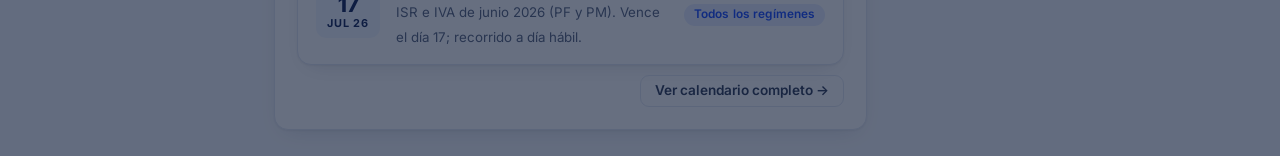
<file: app.html>
<!DOCTYPE html>
<html lang="es-MX">
<head>
  <meta charset="UTF-8" />
  <meta name="viewport" content="width=device-width, initial-scale=1.0" />
  <title>ContaFlow — Panel del despacho (demo)</title>
  <meta name="description" content="Demo funcional del panel ContaFlow: semáforo fiscal multi-cliente, calculadora de impuestos 2026, monitor de CFDI, calendario fiscal y cobranza automática." />
  <link rel="preconnect" href="https://fonts.googleapis.com" />
  <link rel="preconnect" href="https://fonts.gstatic.com" crossorigin />
  <link href="https://fonts.googleapis.com/css2?family=Inter:wght@400;500;600;700;800&display=swap" rel="stylesheet" />
  <link rel="stylesheet" href="assets/css/base.css" />
  <link rel="stylesheet" href="assets/css/app.css" />
  <link rel="icon" href="data:image/svg+xml,<svg xmlns='http://www.w3.org/2000/svg' viewBox='0 0 100 100'><text y='0.9em' font-size='90'>📊</text></svg>" />
</head>
<body class="app-body">

  <a class="skip-link" href="#viewHost">Saltar al contenido</a>

  <div class="demo-banner">
    🧪 <strong>Modo demostración</strong> — datos ficticios. Lo que ves es el producto real funcionando con un despacho de ejemplo.
    <a href="index.html#precios">Quiero mi cuenta →</a>
  </div>

  <div class="app-shell">
    <!-- ============================ SIDEBAR ============================ -->
    <aside class="sidebar" id="sidebar" aria-label="Navegación principal">
      <a class="brand" href="index.html">
        <span class="brand-mark">C</span>
        <span class="brand-name">ContaFlow</span>
      </a>

      <nav class="side-nav" id="sideNav">
        <button class="nav-item active" data-view="resumen"><span class="nav-ico">◳</span> Resumen</button>
        <button class="nav-item" data-view="clientes"><span class="nav-ico">👥</span> Clientes <span class="nav-count" id="navClientes"></span></button>
        <button class="nav-item" data-view="impuestos"><span class="nav-ico">🧮</span> Impuestos 2026</button>
        <button class="nav-item" data-view="cfdi"><span class="nav-ico">⬇️</span> CFDI / XML <span class="nav-alert" id="navCfdiAlert"></span></button>
        <button class="nav-item" data-view="diot"><span class="nav-ico">📤</span> DIOT</button>
        <button class="nav-item" data-view="calendario"><span class="nav-ico">📅</span> Calendario fiscal</button>
        <button class="nav-item" data-view="radar"><span class="nav-ico">📡</span> Radar fiscal <span class="nav-alert" id="navRadarAlert"></span></button>
        <button class="nav-item" data-view="cobranza"><span class="nav-ico">💸</span> Cobranza <span class="nav-alert" id="navCobranzaAlert"></span></button>
        <button class="nav-item" data-view="portal"><span class="nav-ico">🤝</span> Portal del cliente</button>
      </nav>

      <div class="side-foot">
        <div class="user-chip">
          <div class="avatar" aria-hidden="true">AR</div>
          <div>
            <div class="strong" style="font-size:.86rem">CPC Alejandra Ríos</div>
            <small>Ríos &amp; Asociados</small>
          </div>
        </div>
        <a class="btn btn-primary btn-sm w100" href="index.html#precios" style="margin-top:12px">Contratar ContaFlow</a>
        <div class="side-links">
          <button class="side-link" id="btnTour">▶ Ver tour de bienvenida</button>
          <button class="side-link" id="btnReset">↺ Restablecer datos de la demo</button>
        </div>
      </div>
    </aside>

    <!-- ============================ MAIN =============================== -->
    <div class="main-col">
      <header class="topbar">
        <button class="hamburger" id="hamburger" aria-label="Abrir menú de navegación">☰</button>
        <button class="palette-btn" id="paletteBtn" aria-label="Buscar cliente o acción">
          <span aria-hidden="true">🔍</span>
          <span class="palette-btn-txt">Buscar cliente, RFC o acción…</span>
          <kbd>Ctrl</kbd><kbd>K</kbd>
        </button>
        <div class="topbar-right">
          <span class="badge badge-ok"><span class="dot dot-ok"></span> SAT en línea</span>
          <span class="muted" style="font-size:.85rem">mié 10 jun 2026</span>
        </div>
      </header>

      <main class="view-host" id="viewHost" tabindex="-1">
        <!-- Las vistas se renderizan aquí con JS -->
      </main>
    </div>
  </div>

  <!-- ================== BARRA INFERIOR (móvil) ======================== -->
  <nav class="bottom-nav" id="bottomNav" aria-label="Navegación rápida">
    <button class="bn-item active" data-view="resumen"><span aria-hidden="true">◳</span>Resumen</button>
    <button class="bn-item" data-view="clientes"><span aria-hidden="true">👥</span>Clientes</button>
    <button class="bn-item" data-view="impuestos"><span aria-hidden="true">🧮</span>Impuestos</button>
    <button class="bn-item" data-view="cfdi"><span aria-hidden="true">⬇️</span>CFDI</button>
    <button class="bn-item" id="bnMore" aria-label="Más opciones"><span aria-hidden="true">☰</span>Más</button>
  </nav>

  <!-- ====================== MODAL: cliente nuevo/editar ================= -->
  <div class="overlay" id="overlay"></div>

  <div class="modal" id="clientModal" role="dialog" aria-modal="true" aria-labelledby="clientModalTitle">
    <div class="modal-head">
      <h3 id="clientModalTitle">Nuevo cliente</h3>
      <button class="x-btn" data-close aria-label="Cerrar">✕</button>
    </div>
    <form id="clientForm" novalidate>
      <input type="hidden" id="cId" />
      <label class="field"><span class="lbl">Nombre o razón social</span>
        <input class="input" id="cNombre" required placeholder="Ej. Comercial Pacífico, S.A. de C.V." />
      </label>
      <label class="field"><span class="lbl">RFC</span>
        <input class="input mono" id="cRfc" maxlength="13" placeholder="Ej. CPA200101AB1" style="text-transform:uppercase" />
        <span class="hint" id="rfcHint">Validamos estructura y fecha en tiempo real.</span>
      </label>
      <div class="grid" style="grid-template-columns:1fr 1fr">
        <label class="field"><span class="lbl">Régimen fiscal</span>
          <select class="input" id="cRegimen">
            <option>General de Ley PM</option>
            <option>RESICO PF</option>
            <option>RESICO PM</option>
            <option>Actividad Empresarial y Profesional</option>
            <option>Sueldos y salarios</option>
            <option>Arrendamiento</option>
            <option>Plataformas tecnológicas</option>
          </select>
        </label>
        <label class="field"><span class="lbl"><span class="term" data-tip="Honorarios fijos mensuales que cobras a este cliente">Iguala</span> mensual (MXN)</span>
          <input class="input" id="cIguala" type="number" min="0" step="100" value="2000" />
        </label>
      </div>
      <div class="grid" style="grid-template-columns:1fr 1fr">
        <label class="field"><span class="lbl">Correo</span>
          <input class="input" id="cEmail" type="email" placeholder="contacto@cliente.mx" />
        </label>
        <label class="field"><span class="lbl">Teléfono / WhatsApp</span>
          <input class="input" id="cTel" placeholder="55 0000 0000" />
        </label>
      </div>
      <div class="flex between" style="margin-top:6px">
        <small class="muted">Al guardar se programa la descarga de XML y los recordatorios.</small>
        <div class="flex">
          <button type="button" class="btn btn-ghost btn-sm" data-close>Cancelar</button>
          <button type="submit" class="btn btn-primary btn-sm">Guardar cliente</button>
        </div>
      </div>
    </form>
  </div>

  <!-- ====================== DRAWER: detalle de cliente ================== -->
  <aside class="drawer" id="clientDrawer" aria-label="Expediente del cliente"></aside>

  <!-- ====================== PALETA DE COMANDOS (Ctrl+K) ================= -->
  <div class="palette" id="palette" role="dialog" aria-modal="true" aria-label="Búsqueda y acciones rápidas" hidden>
    <div class="palette-box">
      <input class="palette-input" id="paletteInput" placeholder="Escribe un cliente, RFC o acción… (ej. “Carrillo”, “IVA”, “nuevo”)" autocomplete="off" spellcheck="false" aria-label="Buscar" />
      <div class="palette-results" id="paletteResults" role="listbox"></div>
      <div class="palette-foot"><kbd>↑</kbd><kbd>↓</kbd> navegar · <kbd>Enter</kbd> abrir · <kbd>Esc</kbd> cerrar</div>
    </div>
  </div>

  <!-- ====================== TOUR DE BIENVENIDA ========================== -->
  <div id="tour" hidden>
    <div class="tour-ring" id="tourRing"></div>
    <div class="tour-card" id="tourCard" role="dialog" aria-modal="true" aria-live="polite"></div>
  </div>

  <div id="toasts" aria-live="polite"></div>

  <script src="assets/js/fiscal.js"></script>
  <script src="assets/js/data.js"></script>
  <script src="assets/js/cfdi.js"></script>
  <script src="assets/js/diot.js"></script>
  <script src="assets/js/rep.js"></script>
  <script src="assets/js/noticias.js"></script>
  <script src="assets/js/app.js"></script>
</body>
</html>
</file>
<file: assets/css/base.css>
/* =========================================================================
   ContaFlow — Base: tokens, reset y componentes compartidos
   ========================================================================= */
:root {
  --navy-900: #0a1733;
  --navy-800: #102047;
  --navy-700: #16295c;
  --blue-600: #1b4dff;
  --blue-500: #2e62ff;
  --blue-100: #e7edff;
  --blue-50: #f2f6ff;
  --ink-900: #0f1729;
  --ink-700: #34405c;
  --ink-500: #5b6781;
  --ink-300: #98a2b8;
  --line: #e3e8f2;
  --bg: #f5f7fb;
  --card: #ffffff;
  --ok: #0e9f6e;
  --ok-bg: #e3f7ef;
  --warn: #d97706;
  --warn-bg: #fdf1de;
  --bad: #dc2626;
  --bad-bg: #fdeaea;
  --muted-bg: #eef1f7;
  --violet: #6d4dff;
  --radius: 14px;
  --radius-sm: 9px;
  --shadow: 0 1px 2px rgba(15, 23, 41, 0.05), 0 8px 24px -12px rgba(15, 23, 41, 0.18);
  --shadow-lg: 0 24px 60px -24px rgba(10, 23, 51, 0.35);
  --font: 'Inter', -apple-system, BlinkMacSystemFont, 'Segoe UI', Roboto,
    'Helvetica Neue', Arial, sans-serif;
  --mono: 'SFMono-Regular', ui-monospace, 'Cascadia Mono', Consolas, monospace;
}

*, *::before, *::after { box-sizing: border-box; }
html { scroll-behavior: smooth; }
body {
  margin: 0;
  font-family: var(--font);
  color: var(--ink-900);
  background: var(--bg);
  line-height: 1.55;
  -webkit-font-smoothing: antialiased;
  text-rendering: optimizeLegibility;
}
img { max-width: 100%; display: block; }
a { color: var(--blue-600); text-decoration: none; }
a:hover { text-decoration: underline; }
h1, h2, h3, h4 { line-height: 1.15; margin: 0 0 0.5em; letter-spacing: -0.02em; }
p { margin: 0 0 1em; }
small { color: var(--ink-500); }

/* ----------------------------- Botones --------------------------------- */
.btn {
  display: inline-flex;
  align-items: center;
  justify-content: center;
  gap: 8px;
  font: 600 0.95rem/1 var(--font);
  padding: 12px 20px;
  border-radius: var(--radius-sm);
  border: 1px solid transparent;
  cursor: pointer;
  transition: transform 0.06s ease, box-shadow 0.15s ease, background 0.15s ease;
  white-space: nowrap;
}
.btn:active { transform: translateY(1px); }
.btn-primary { background: var(--blue-600); color: #fff; box-shadow: 0 6px 18px -6px rgba(27, 77, 255, 0.55); }
.btn-primary:hover { background: var(--blue-500); text-decoration: none; }
.btn-dark { background: var(--navy-900); color: #fff; }
.btn-dark:hover { background: var(--navy-700); text-decoration: none; }
.btn-ghost { background: transparent; color: var(--ink-700); border-color: var(--line); }
.btn-ghost:hover { border-color: var(--ink-300); background: #fff; text-decoration: none; }
.btn-light { background: #fff; color: var(--navy-900); }
.btn-light:hover { text-decoration: none; background: var(--blue-50); }
.btn-sm { padding: 8px 14px; font-size: 0.85rem; }
.btn-danger { background: var(--bad); color: #fff; }
.btn[disabled] { opacity: 0.55; cursor: not-allowed; }

/* ----------------------------- Badges ----------------------------------- */
.badge {
  display: inline-flex;
  align-items: center;
  gap: 6px;
  font: 600 0.74rem/1 var(--font);
  padding: 5px 10px;
  border-radius: 999px;
  letter-spacing: 0.01em;
}
.badge-ok { background: var(--ok-bg); color: var(--ok); }
.badge-warn { background: var(--warn-bg); color: var(--warn); }
.badge-bad { background: var(--bad-bg); color: var(--bad); }
.badge-muted { background: var(--muted-bg); color: var(--ink-500); }
.badge-blue { background: var(--blue-100); color: var(--blue-600); }
.badge-violet { background: #efeaff; color: var(--violet); }

.dot { width: 9px; height: 9px; border-radius: 50%; display: inline-block; flex: none; }
.dot-ok { background: var(--ok); }
.dot-warn { background: var(--warn); }
.dot-bad { background: var(--bad); }
.dot-muted { background: var(--ink-300); }

/* ----------------------------- Tarjetas --------------------------------- */
.card {
  background: var(--card);
  border: 1px solid var(--line);
  border-radius: var(--radius);
  box-shadow: var(--shadow);
}
.card-pad { padding: 22px; }
.card h3 { font-size: 1.02rem; }

/* ----------------------------- Formularios ------------------------------ */
label.field { display: block; font: 600 0.82rem/1.3 var(--font); color: var(--ink-700); margin-bottom: 14px; }
label.field span.lbl { display: block; margin-bottom: 6px; }
.input, select.input, textarea.input {
  width: 100%;
  font: 500 0.95rem/1.3 var(--font);
  color: var(--ink-900);
  background: #fff;
  border: 1px solid var(--line);
  border-radius: var(--radius-sm);
  padding: 11px 13px;
  outline: none;
  transition: border 0.15s, box-shadow 0.15s;
}
.input:focus { border-color: var(--blue-600); box-shadow: 0 0 0 3px rgba(27, 77, 255, 0.14); }
.input.invalid { border-color: var(--bad); box-shadow: 0 0 0 3px rgba(220, 38, 38, 0.12); }
.hint { font: 500 0.78rem/1.4 var(--font); color: var(--ink-500); margin-top: 5px; }
.hint.error { color: var(--bad); }

/* ----------------------------- Tablas ----------------------------------- */
.table-wrap { overflow-x: auto; border-radius: var(--radius); }
table.tbl { width: 100%; border-collapse: collapse; font-size: 0.9rem; background: #fff; }
table.tbl th {
  text-align: left;
  font: 700 0.72rem/1.2 var(--font);
  text-transform: uppercase;
  letter-spacing: 0.06em;
  color: var(--ink-500);
  padding: 12px 14px;
  border-bottom: 1px solid var(--line);
  background: #fafbfe;
  white-space: nowrap;
}
table.tbl td { padding: 13px 14px; border-bottom: 1px solid var(--line); vertical-align: middle; }
table.tbl tr:last-child td { border-bottom: none; }
table.tbl tbody tr { transition: background 0.1s; }
table.tbl tbody tr:hover { background: var(--blue-50); }
.num { text-align: right; font-variant-numeric: tabular-nums; }

/* ----------------------------- Modal / Drawer --------------------------- */
.overlay {
  position: fixed; inset: 0; background: rgba(10, 23, 51, 0.45);
  backdrop-filter: blur(2px); z-index: 90; display: none;
}
.overlay.open { display: block; }
.modal {
  position: fixed; z-index: 100; top: 50%; left: 50%;
  transform: translate(-50%, -50%);
  width: min(560px, calc(100vw - 32px));
  max-height: min(86vh, 760px); overflow: auto;
  background: #fff; border-radius: var(--radius); box-shadow: var(--shadow-lg);
  padding: 26px; display: none;
}
.modal.open { display: block; }
.drawer {
  position: fixed; z-index: 100; top: 0; right: 0; bottom: 0;
  width: min(480px, 92vw); background: #fff; box-shadow: var(--shadow-lg);
  transform: translateX(105%); transition: transform 0.22s ease;
  overflow-y: auto; padding: 26px;
}
.drawer.open { transform: translateX(0); }
.modal-head { display: flex; justify-content: space-between; align-items: start; margin-bottom: 14px; }
.x-btn {
  border: none; background: var(--muted-bg); color: var(--ink-700);
  width: 32px; height: 32px; border-radius: 8px; font-size: 1rem;
  cursor: pointer; line-height: 1;
}
.x-btn:hover { background: var(--line); }

/* ----------------------------- Toast ------------------------------------ */
#toasts { position: fixed; bottom: 20px; right: 20px; z-index: 200; display: flex; flex-direction: column; gap: 10px; }
.toast {
  background: var(--navy-900); color: #fff; padding: 13px 18px;
  border-radius: var(--radius-sm); box-shadow: var(--shadow-lg);
  font: 500 0.88rem/1.4 var(--font); max-width: 380px;
  animation: toastIn 0.25s ease;
}
.toast.ok { border-left: 4px solid var(--ok); }
.toast.warn { border-left: 4px solid var(--warn); }
@keyframes toastIn { from { opacity: 0; transform: translateY(8px); } to { opacity: 1; transform: none; } }

/* ----------------------------- Utilidades ------------------------------- */
.flex { display: flex; gap: 12px; align-items: center; }
.between { justify-content: space-between; }
.wrap { flex-wrap: wrap; }
.grid { display: grid; gap: 16px; }
.mt0 { margin-top: 0; } .mb0 { margin-bottom: 0; }
.muted { color: var(--ink-500); }
.strong { font-weight: 700; }
.mono { font-family: var(--mono); font-size: 0.86em; }
.right { text-align: right; }
.center { text-align: center; }
.w100 { width: 100%; }
.clickable { cursor: pointer; }
.sr-only {
  position: absolute; width: 1px; height: 1px; padding: 0; margin: -1px;
  overflow: hidden; clip: rect(0 0 0 0); white-space: nowrap; border: 0;
}

/* ----------------------------- Accesibilidad ---------------------------- */
:focus-visible {
  outline: 3px solid var(--blue-500);
  outline-offset: 2px;
  border-radius: 6px;
}
.skip-link {
  position: absolute; left: 12px; top: -60px; z-index: 300;
  background: var(--navy-900); color: #fff; font: 600 0.85rem var(--font);
  padding: 10px 16px; border-radius: 0 0 10px 10px; transition: top 0.15s;
}
.skip-link:focus { top: 0; text-decoration: none; }

kbd {
  font: 600 0.7rem/1 var(--mono);
  background: var(--muted-bg); color: var(--ink-700);
  border: 1px solid var(--line); border-bottom-width: 2px;
  border-radius: 5px; padding: 3px 6px;
}

@media (prefers-reduced-motion: reduce) {
  *, *::before, *::after {
    animation-duration: 0.01ms !important;
    animation-iteration-count: 1 !important;
    transition-duration: 0.01ms !important;
  }
  html { scroll-behavior: auto; }
}

/* ------------------- Tooltips de glosario (data-tip) -------------------- */
.term {
  border-bottom: 1.5px dotted var(--ink-300);
  cursor: help;
}
[data-tip] { position: relative; }
[data-tip]:hover::after, [data-tip]:focus-visible::after {
  content: attr(data-tip);
  position: absolute; z-index: 250;
  bottom: calc(100% + 8px); left: 50%; transform: translateX(-50%);
  width: max-content; max-width: 260px;
  background: var(--navy-900); color: #e7edff;
  font: 500 0.78rem/1.45 var(--font); text-transform: none; letter-spacing: 0;
  padding: 9px 12px; border-radius: 9px; box-shadow: var(--shadow-lg);
  white-space: normal; text-align: left; pointer-events: none;
}
[data-tip]:hover::before, [data-tip]:focus-visible::before {
  content: ''; position: absolute; z-index: 250;
  bottom: calc(100% + 3px); left: 50%; transform: translateX(-50%);
  border: 5px solid transparent; border-top-color: var(--navy-900);
  pointer-events: none;
}

/* Toast con botón de acción (Deshacer) */
.toast { display: flex; align-items: center; gap: 14px; }
.toast .toast-act {
  border: 1px solid rgba(255, 255, 255, 0.35); background: none; color: #8db0ff;
  font: 700 0.8rem var(--font); padding: 6px 12px; border-radius: 7px;
  cursor: pointer; white-space: nowrap;
}
.toast .toast-act:hover { background: rgba(255, 255, 255, 0.1); }
</file>
<file: assets/css/landing.css>
/* =========================================================================
   ContaFlow — Landing (index.html)
   ========================================================================= */

.landing { background: #fff; }
.container { width: min(1160px, calc(100% - 40px)); margin: 0 auto; }
.container-narrow { width: min(820px, calc(100% - 40px)); }

/* ------------------------------ Nav ------------------------------------- */
.site-nav {
  position: sticky; top: 0; z-index: 60;
  background: rgba(255, 255, 255, 0.86);
  backdrop-filter: blur(10px);
  border-bottom: 1px solid var(--line);
}
.nav-inner { display: flex; align-items: center; gap: 26px; padding: 13px 0; }
.brand { display: flex; align-items: center; gap: 10px; }
.brand:hover { text-decoration: none; }
.brand-mark {
  width: 32px; height: 32px; border-radius: 9px;
  background: var(--blue-600); color: #fff;
  display: grid; place-items: center; font: 800 1rem var(--font);
}
.brand-name { font: 800 1.1rem var(--font); color: var(--ink-900); letter-spacing: -0.02em; }
.nav-links { display: flex; gap: 22px; margin: 0 auto; }
.nav-links a { color: var(--ink-700); font: 600 0.9rem var(--font); }
.nav-links a:hover { color: var(--blue-600); text-decoration: none; }
.nav-cta { display: flex; gap: 10px; }
.nav-burger { display: none; border: none; background: none; font-size: 1.4rem; cursor: pointer; margin-left: auto; }

/* ------------------------------ Hero ------------------------------------ */
.hero {
  background:
    radial-gradient(1100px 500px at 85% -10%, rgba(27, 77, 255, 0.14), transparent 60%),
    radial-gradient(800px 400px at -10% 110%, rgba(109, 77, 255, 0.1), transparent 60%),
    linear-gradient(180deg, #fbfcff, #f3f6fd);
  padding: 84px 0 70px;
}
.hero-grid { display: grid; grid-template-columns: 1.05fr 0.95fr; gap: 48px; align-items: center; }
.eyebrow { margin-bottom: 18px; }
.hero h1 { font-size: clamp(2.1rem, 4.6vw, 3.4rem); font-weight: 900; letter-spacing: -0.035em; }
.hero h1 .hl {
  background: linear-gradient(110deg, var(--blue-600), var(--violet));
  -webkit-background-clip: text; background-clip: text; color: transparent;
}
.hero-sub { font-size: 1.12rem; color: var(--ink-700); max-width: 56ch; }
.hero-ctas { display: flex; gap: 12px; flex-wrap: wrap; margin: 26px 0 20px; }
.hero-checks { list-style: none; padding: 0; margin: 0; display: grid; grid-template-columns: 1fr 1fr; gap: 7px 18px; }
.hero-checks li { font: 500 0.88rem var(--font); color: var(--ink-700); }

.hero-visual { display: grid; gap: 14px; }
.mock-card { padding: 18px 20px; }
.mock-main { background: var(--navy-900); color: #fff; border: none; }
.mock-head { font-size: 0.8rem; color: #9fb0d8; display: flex; align-items: center; gap: 8px; }
.mock-big { font: 800 2.4rem/1.2 var(--font); margin-top: 6px; }
.mock-big small { font-size: 1rem; color: #9fb0d8; font-weight: 700; }
.mock-sub { font-size: 0.8rem; color: #9fb0d8; margin-top: 2px; }
.mock-bar { background: rgba(255, 255, 255, 0.14); height: 9px; border-radius: 99px; margin-top: 14px; overflow: hidden; }
.mock-bar span { display: block; height: 100%; border-radius: 99px; background: linear-gradient(90deg, #38bdf8, #4ade80); }
.mock-alert { font-size: 0.9rem; border-left: 4px solid var(--bad); }
.mock-money { font-size: 0.9rem; border-left: 4px solid var(--ok); }

/* ------------------------------ Strip ----------------------------------- */
.strip { background: var(--navy-900); color: #c8d3ee; }
.strip-inner { padding: 16px 0; }
.strip p { margin: 0; font-size: 0.92rem; text-align: center; }
.strip a { color: #8db0ff; font-weight: 700; }

/* ------------------------------ Secciones ------------------------------- */
.section { padding: 84px 0; }
.section-alt { background: var(--bg); }
.section-dark { background: linear-gradient(180deg, var(--navy-900), var(--navy-800)); }
.section-head { text-align: center; max-width: 760px; margin: 0 auto 46px; }
.section-head h2 { font-size: clamp(1.6rem, 3.4vw, 2.4rem); font-weight: 850; letter-spacing: -0.03em; }
.section-head p { color: var(--ink-500); font-size: 1.04rem; }
.section-head .eyebrow { margin-bottom: 14px; display: inline-flex; }

/* ------------------------------ Dolores --------------------------------- */
.pain-grid { display: grid; grid-template-columns: repeat(auto-fit, minmax(265px, 1fr)); gap: 16px; }
.pain .pain-ico { font-size: 1.6rem; margin-bottom: 10px; }
.pain h3 { font-size: 1.04rem; }
.pain p { font-size: 0.9rem; color: var(--ink-700); }
.pain .fix {
  display: block; font: 600 0.84rem/1.5 var(--font); color: var(--ok);
  background: var(--ok-bg); border-radius: 9px; padding: 10px 12px; margin-top: auto;
}
.pain { display: flex; flex-direction: column; }
.pain-cta { background: var(--navy-900); color: #fff; border: none; justify-content: center; text-align: center; align-items: center; }
.pain-cta h3 { color: #fff; }
.pain-cta p { color: #aab8dd; }

/* ------------------------------ Features -------------------------------- */
.feature-rows { display: grid; gap: 26px; }
.feature-row {
  display: grid; grid-template-columns: 1.05fr 0.95fr; gap: 34px; align-items: center;
  background: #fff; border: 1px solid var(--line); border-radius: 18px;
  padding: 34px 38px; box-shadow: var(--shadow);
}
.feature-row.rev .feature-txt { order: 2; }
.feature-row.rev .feature-shot { order: 1; }
.feature-txt h3 { font-size: 1.25rem; }
.feature-txt p { color: var(--ink-700); font-size: 0.96rem; }
.feature-link { font: 700 0.9rem var(--font); }
.feature-shot { display: grid; gap: 10px; }

.shot-robot {
  background: var(--navy-900); border-radius: 14px; padding: 18px;
  font-family: var(--mono); font-size: 0.78rem; line-height: 1.8;
}
.shot-line { color: #b7e3ff; }
.shot-line.ok { color: #6ee7a8; }
.shot-line.warn { color: #fcd34d; }

.sem-demo {
  display: flex; justify-content: space-between; align-items: center; gap: 12px;
  background: #fff; border: 1px solid var(--line); border-radius: 11px;
  padding: 12px 16px; font: 600 0.9rem var(--font);
}
.calc-demo { background: #fff; border: 1px solid var(--line); border-radius: 14px; padding: 18px 20px; }
.cd-row { display: flex; justify-content: space-between; padding: 7px 0; border-bottom: 1px dashed var(--line); font-size: 0.88rem; }
.cd-row strong { font-variant-numeric: tabular-nums; }
.cd-row.total { border-bottom: none; border-top: 2px solid var(--ink-900); font-weight: 800; font-size: 0.98rem; }
.wa-demo {
  background: #e7fbe9; border: 1px solid #bfe8c5; border-radius: 16px 16px 16px 4px;
  padding: 16px 18px; font-size: 0.9rem; color: #143a1a;
}
.wa-demo-meta { font-size: 0.7rem; color: #5c8462; text-align: right; margin-top: 8px; }
.cal-demo {
  display: flex; gap: 14px; align-items: center; background: #fff;
  border: 1px solid var(--line); border-radius: 12px; padding: 13px 16px; font-size: 0.9rem;
}
.cal-d {
  flex: none; width: 52px; text-align: center; background: var(--blue-50); color: var(--navy-700);
  border-radius: 9px; padding: 7px 0; font: 800 1.1rem/1.1 var(--font);
}
.cal-d small { font-size: 0.62rem; letter-spacing: 0.1em; }

/* ------------------------------ Comparativa ----------------------------- */
.comp-wrap { box-shadow: var(--shadow-lg); }
.comp th, .comp td { font-size: 0.86rem; }
.comp td:first-child { font-weight: 600; color: var(--ink-700); min-width: 180px; }
.comp .comp-us { background: var(--blue-50); border-left: 2px solid var(--blue-100); border-right: 2px solid var(--blue-100); }
.comp thead .comp-us { background: var(--blue-600); color: #fff; font-size: 0.95rem; }

/* ------------------------------ ROI ------------------------------------- */
.roi-grid { display: grid; grid-template-columns: 1fr 1.1fr; gap: 22px; align-items: start; }
.roi-form label.field { color: var(--ink-700); }
input[type='range'] { width: 100%; accent-color: var(--blue-600); }
.roi-val { font-size: 0.95rem; color: var(--ink-500); margin-top: 2px; }
.roi-val strong { color: var(--ink-900); font-size: 1.05rem; }
.roi-out { display: grid; grid-template-columns: 1fr 1fr; gap: 14px; }
.roi-stat { padding: 22px; text-align: center; }
.roi-k { font: 800 1.9rem/1.1 var(--font); color: var(--blue-600); letter-spacing: -0.02em; }
.roi-l { font: 600 0.8rem var(--font); color: var(--ink-500); margin-top: 6px; }
.roi-note { grid-column: 1 / -1; color: #aab8dd; font-size: 0.85rem; margin: 4px 2px 0; }

/* ------------------------------ Precios --------------------------------- */
.price-grid { display: grid; grid-template-columns: repeat(auto-fit, minmax(280px, 1fr)); gap: 18px; align-items: stretch; }
.price { padding: 30px 28px; display: flex; flex-direction: column; }
.price h3 { font-size: 1.15rem; margin-top: 10px; }
.price-amt { font: 800 2.3rem/1.1 var(--font); letter-spacing: -0.03em; margin: 4px 0 8px; }
.price-amt small { font: 600 0.85rem var(--font); color: var(--ink-500); }
.price ul { list-style: none; padding: 0; margin: 14px 0 22px; display: grid; gap: 9px; flex: 1; }
.price ul li { font: 500 0.9rem var(--font); color: var(--ink-700); }
.price-hero { border: 2px solid var(--blue-600); box-shadow: 0 24px 60px -28px rgba(27, 77, 255, 0.45); position: relative; }
.price-guarantee { margin-top: 22px; display: flex; gap: 18px; align-items: center; background: var(--blue-50); border-color: #ccdaff; }

/* ------------------------------ FAQ ------------------------------------- */
.faq-list { display: grid; gap: 12px; }
.faq { padding: 4px 22px; }
.faq summary {
  cursor: pointer; font: 700 0.98rem var(--font); padding: 16px 0;
  list-style: none; position: relative; padding-right: 30px;
}
.faq summary::-webkit-details-marker { display: none; }
.faq summary::after {
  content: '+'; position: absolute; right: 2px; top: 50%; transform: translateY(-50%);
  font-size: 1.3rem; color: var(--blue-600); transition: transform 0.15s;
}
.faq[open] summary::after { content: '−'; }
.faq p { color: var(--ink-700); font-size: 0.93rem; padding-bottom: 16px; margin: 0; }

/* ------------------------------ CTA final / footer ---------------------- */
.final-cta {
  background: linear-gradient(120deg, var(--blue-600), var(--violet));
  color: #fff; padding: 74px 0;
}
.final-cta h2 { font-size: clamp(1.7rem, 3.6vw, 2.5rem); font-weight: 850; letter-spacing: -0.03em; }
.final-cta p { color: #dfe7ff; max-width: 60ch; margin: 0 auto 26px; }

.site-foot { background: var(--navy-900); color: #c8d3ee; padding: 54px 0 22px; }
.foot-grid { display: grid; grid-template-columns: 1.4fr 1fr 1fr 1fr; gap: 30px; }
.site-foot h4 { color: #fff; font-size: 0.92rem; margin-bottom: 12px; }
.site-foot a { display: block; color: #93a3cc; font-size: 0.88rem; padding: 4px 0; }
.site-foot a:hover { color: #fff; text-decoration: none; }
.foot-legal { border-top: 1px solid rgba(255, 255, 255, 0.12); margin-top: 36px; padding-top: 18px; }
.foot-legal p { color: #6f7fa8; font-size: 0.78rem; margin: 0; }

/* ------------------------------ Responsive ------------------------------ */
@media (max-width: 960px) {
  .hero-grid, .roi-grid { grid-template-columns: 1fr; }
  .feature-row { grid-template-columns: 1fr; padding: 26px 22px; }
  .feature-row.rev .feature-txt { order: 1; }
  .feature-row.rev .feature-shot { order: 2; }
  .foot-grid { grid-template-columns: 1fr 1fr; }
  .nav-links { display: none; position: absolute; top: 100%; left: 0; right: 0; background: #fff; flex-direction: column; padding: 16px 20px; border-bottom: 1px solid var(--line); gap: 14px; }
  .nav-links.open { display: flex; }
  .nav-cta { margin-left: auto; }
  .nav-burger { display: block; }
  .hero { padding: 54px 0 46px; }
  .hero-checks { grid-template-columns: 1fr; }
  .section { padding: 60px 0; }
}
@media (max-width: 560px) {
  .nav-cta .btn-ghost { display: none; }
  .roi-out { grid-template-columns: 1fr; }
}
</file>
<file: assets/css/app.css>
/* =========================================================================
   ContaFlow — Estilos del panel (app.html)
   ========================================================================= */

.app-body { background: var(--bg); }

.demo-banner {
  background: var(--navy-900);
  color: #cfd9f3;
  font-size: 0.84rem;
  text-align: center;
  padding: 8px 14px;
}
.demo-banner a { color: #8db0ff; font-weight: 600; margin-left: 6px; }

/* ------------------------------ Shell ----------------------------------- */
.app-shell { display: flex; min-height: calc(100vh - 37px); }

.sidebar {
  width: 248px;
  flex: none;
  background: linear-gradient(180deg, var(--navy-900), var(--navy-800));
  color: #c8d3ee;
  display: flex;
  flex-direction: column;
  padding: 18px 14px;
  position: sticky;
  top: 0;
  height: calc(100vh - 0px);
}
.brand { display: flex; align-items: center; gap: 10px; padding: 6px 8px 18px; }
.brand:hover { text-decoration: none; }
.brand-mark {
  width: 34px; height: 34px; border-radius: 10px;
  background: var(--blue-600); color: #fff;
  display: grid; place-items: center;
  font: 800 1.05rem var(--font);
  box-shadow: 0 6px 16px -4px rgba(27, 77, 255, 0.6);
}
.brand-name { font: 800 1.12rem var(--font); color: #fff; letter-spacing: -0.02em; }

.side-nav { display: flex; flex-direction: column; gap: 4px; flex: 1; }
.nav-item {
  display: flex; align-items: center; gap: 11px;
  background: none; border: none; cursor: pointer;
  color: #aab8dd; font: 600 0.92rem var(--font);
  padding: 11px 12px; border-radius: 10px; text-align: left;
  transition: background 0.12s, color 0.12s;
  width: 100%;
}
.nav-item:hover { background: rgba(255, 255, 255, 0.06); color: #fff; }
.nav-item.active { background: var(--blue-600); color: #fff; box-shadow: 0 8px 18px -8px rgba(27, 77, 255, 0.8); }
.nav-ico { width: 20px; text-align: center; font-style: normal; }
.nav-count {
  margin-left: auto; background: rgba(255, 255, 255, 0.14);
  font-size: 0.72rem; padding: 2px 8px; border-radius: 999px;
}
.nav-alert {
  margin-left: auto; background: var(--bad); color: #fff;
  font-size: 0.7rem; font-weight: 700; padding: 2px 7px; border-radius: 999px;
}
.nav-alert:empty, .nav-count:empty { display: none; }

.side-foot { border-top: 1px solid rgba(255, 255, 255, 0.1); padding-top: 14px; }
.side-links { margin-top: 12px; display: grid; gap: 2px; }
.side-link {
  background: none; border: none; cursor: pointer; text-align: left;
  color: #7e90bd; font: 500 0.76rem var(--font); padding: 4px 2px;
}
.side-link:hover { color: #fff; }
.user-chip { display: flex; gap: 10px; align-items: center; color: #fff; }
.user-chip small { color: #93a3cc; }
.avatar {
  width: 36px; height: 36px; border-radius: 50%;
  background: var(--violet); color: #fff;
  display: grid; place-items: center; font: 700 0.85rem var(--font);
}

/* ------------------------------ Topbar ---------------------------------- */
.main-col { flex: 1; min-width: 0; display: flex; flex-direction: column; }
.topbar {
  display: flex; align-items: center; gap: 16px;
  padding: 14px 26px; background: #fff; border-bottom: 1px solid var(--line);
  position: sticky; top: 0; z-index: 40;
}
.hamburger { display: none; border: none; background: none; font-size: 1.3rem; cursor: pointer; }
.topbar-right { margin-left: auto; display: flex; gap: 14px; align-items: center; }

/* Botón que abre la paleta de comandos */
.palette-btn {
  flex: 1; max-width: 520px;
  display: flex; align-items: center; gap: 10px;
  background: var(--bg); border: 1px solid var(--line); border-radius: var(--radius-sm);
  padding: 10px 14px; cursor: pointer;
  font: 500 0.92rem var(--font); color: var(--ink-500);
  transition: border 0.15s, box-shadow 0.15s;
}
.palette-btn:hover { border-color: var(--ink-300); background: #fff; }
.palette-btn kbd { margin-left: auto; }
.palette-btn kbd + kbd { margin-left: 0; }
.palette-btn-txt { overflow: hidden; text-overflow: ellipsis; white-space: nowrap; }

/* ------------------------------ Vistas ---------------------------------- */
.view-host { padding: 26px; max-width: 1240px; width: 100%; margin: 0 auto; }
.view-title { font-size: 1.45rem; margin-bottom: 4px; }
.view-sub { color: var(--ink-500); margin-bottom: 22px; font-size: 0.95rem; }

/* KPIs */
.kpi-grid { display: grid; grid-template-columns: repeat(auto-fit, minmax(210px, 1fr)); gap: 16px; margin-bottom: 22px; }
.kpi { padding: 18px 20px; }
.kpi .kpi-label { font: 600 0.78rem var(--font); color: var(--ink-500); text-transform: uppercase; letter-spacing: 0.05em; }
.kpi .kpi-value { font: 800 1.7rem/1.2 var(--font); letter-spacing: -0.02em; margin: 4px 0 2px; }
.kpi .kpi-foot { font-size: 0.8rem; color: var(--ink-500); }
.kpi.kpi-bad .kpi-value { color: var(--bad); }
.kpi.kpi-ok .kpi-value { color: var(--ok); }
.kpi.kpi-warn .kpi-value { color: var(--warn); }

.two-col { display: grid; grid-template-columns: 1.6fr 1fr; gap: 16px; align-items: start; }
@media (max-width: 980px) { .two-col { grid-template-columns: 1fr; } }

/* Alertas del resumen */
.alert-row {
  display: flex; gap: 12px; align-items: flex-start;
  padding: 13px 16px; border-radius: var(--radius-sm);
  font-size: 0.88rem; margin-bottom: 10px; border: 1px solid;
}
.alert-bad { background: var(--bad-bg); border-color: #f6c8c8; color: #8c1c1c; }
.alert-warn { background: var(--warn-bg); border-color: #f3ddb3; color: #7a4a08; }
.alert-info { background: var(--blue-50); border-color: #ccdaff; color: var(--navy-700); }
.alert-row .a-ico { font-size: 1.05rem; line-height: 1.3; }
.alert-row .btn { margin-left: auto; flex: none; }

/* Feed actividad */
.feed { list-style: none; margin: 0; padding: 0; }
.feed li { display: flex; gap: 12px; padding: 11px 0; border-bottom: 1px dashed var(--line); font-size: 0.86rem; }
.feed li:last-child { border-bottom: none; }
.feed .f-hora { color: var(--ink-300); font-family: var(--mono); font-size: 0.78rem; flex: none; padding-top: 2px; }

/* Semáforo */
.sem-cell { display: inline-flex; align-items: center; gap: 7px; font-size: 0.82rem; font-weight: 600; }

/* Toolbar de vistas */
.toolbar { display: flex; gap: 10px; align-items: center; flex-wrap: wrap; margin-bottom: 16px; }
.toolbar .input { width: auto; }
.chip-filter {
  border: 1px solid var(--line); background: #fff; border-radius: 999px;
  padding: 7px 14px; font: 600 0.82rem var(--font); color: var(--ink-700); cursor: pointer;
}
.chip-filter.active { background: var(--navy-900); border-color: var(--navy-900); color: #fff; }

/* ------------------------------ Calculadora ----------------------------- */
.calc-tabs { display: flex; gap: 8px; flex-wrap: wrap; margin-bottom: 18px; }
.calc-tab {
  border: 1px solid var(--line); background: #fff; cursor: pointer;
  padding: 10px 16px; border-radius: 10px; font: 600 0.88rem var(--font); color: var(--ink-700);
}
.calc-tab.active { background: var(--blue-600); border-color: var(--blue-600); color: #fff; }
.calc-grid { display: grid; grid-template-columns: 1fr 1.1fr; gap: 16px; align-items: start; }
@media (max-width: 900px) { .calc-grid { grid-template-columns: 1fr; } }
.papel { font-size: 0.9rem; }
.papel-row { display: flex; justify-content: space-between; gap: 18px; padding: 8px 2px; border-bottom: 1px dashed var(--line); }
.papel-row:last-child { border-bottom: none; }
.papel-row.total { font-weight: 800; font-size: 1.02rem; border-top: 2px solid var(--ink-900); margin-top: 6px; }
.resultado-hero { background: var(--navy-900); color: #fff; border-radius: var(--radius); padding: 18px 22px; margin-bottom: 14px; }
.resultado-hero .rh-label { color: #9fb0d8; font-size: 0.8rem; text-transform: uppercase; letter-spacing: 0.06em; font-weight: 700; }
.resultado-hero .rh-value { font: 800 2rem/1.2 var(--font); }
.tarifa-mini { font-size: 0.78rem; }
.tarifa-mini td, .tarifa-mini th { padding: 6px 8px; }
.tarifa-mini tr.hit td { background: var(--blue-100); font-weight: 700; }

/* ------------------------------ CFDI ------------------------------------ */
.robot-panel { background: linear-gradient(135deg, var(--navy-900), var(--navy-700)); color: #fff; border-radius: var(--radius); padding: 22px; margin-bottom: 18px; }
.robot-panel h3 { color: #fff; }
.progress-track { background: rgba(255, 255, 255, 0.15); border-radius: 999px; height: 12px; overflow: hidden; margin: 12px 0 8px; }
.progress-bar { background: linear-gradient(90deg, #38bdf8, #4ade80); height: 100%; width: 0%; border-radius: 999px; transition: width 0.18s ease; }
.robot-log {
  background: rgba(0, 0, 0, 0.32); border-radius: 10px; padding: 12px 14px;
  font-family: var(--mono); font-size: 0.76rem; line-height: 1.7; color: #b7e3ff;
  max-height: 150px; overflow-y: auto; margin-top: 10px;
}
.robot-log .ok { color: #6ee7a8; }
.robot-log .warn { color: #fcd34d; }

/* ------------------------------ Calendario ------------------------------ */
.cal-list { display: grid; gap: 10px; }
.cal-item { display: flex; gap: 16px; align-items: center; padding: 15px 18px; }
.cal-date {
  flex: none; width: 64px; text-align: center; border-radius: 10px;
  background: var(--blue-50); color: var(--navy-700); padding: 8px 4px;
}
.cal-date .d { font: 800 1.3rem/1 var(--font); }
.cal-date .m { font: 700 0.68rem var(--font); text-transform: uppercase; letter-spacing: 0.08em; }
.cal-item.past { opacity: 0.45; }
.cal-item.urgent .cal-date { background: var(--bad-bg); color: var(--bad); }

/* ------------------------------ Cobranza -------------------------------- */
.aging-grid { display: grid; grid-template-columns: repeat(auto-fit, minmax(160px, 1fr)); gap: 12px; margin-bottom: 18px; }
.aging-cell { padding: 14px 16px; border-radius: var(--radius-sm); border: 1px solid var(--line); background: #fff; }
.aging-cell .ag-label { font: 600 0.74rem var(--font); color: var(--ink-500); text-transform: uppercase; }
.aging-cell .ag-val { font: 800 1.25rem var(--font); }
.wa-preview {
  background: #e7fbe9; border: 1px solid #bfe8c5; border-radius: 14px 14px 14px 4px;
  padding: 14px 16px; font-size: 0.86rem; max-width: 430px; color: #143a1a;
}
.wa-preview .wa-meta { font-size: 0.7rem; color: #5c8462; text-align: right; margin-top: 6px; }

/* ------------------------------ Portal cliente -------------------------- */
.portal-frame {
  border: 1px solid var(--line); border-radius: var(--radius);
  overflow: hidden; background: #fff; max-width: 760px; margin: 0 auto;
  box-shadow: var(--shadow-lg);
}
.portal-top { background: var(--navy-900); color: #fff; padding: 14px 22px; display: flex; justify-content: space-between; align-items: center; }
.portal-body { padding: 22px; }
.upload-zone {
  border: 2px dashed var(--ink-300); border-radius: var(--radius-sm);
  padding: 26px; text-align: center; color: var(--ink-500);
  cursor: pointer; transition: border-color 0.15s, background 0.15s;
}
.upload-zone:hover, .upload-zone.drag { border-color: var(--blue-600); background: var(--blue-50); color: var(--blue-600); }
.doc-check { list-style: none; padding: 0; margin: 0; }
.doc-check li { display: flex; gap: 10px; align-items: center; padding: 9px 0; border-bottom: 1px dashed var(--line); font-size: 0.9rem; }

/* --------------------- Paleta de comandos (Ctrl+K) ---------------------- */
.palette {
  position: fixed; inset: 0; z-index: 130;
  background: rgba(10, 23, 51, 0.5); backdrop-filter: blur(3px);
  display: flex; justify-content: center; align-items: flex-start;
  padding: 12vh 16px 16px;
}
.palette[hidden] { display: none; }
.palette-box {
  width: min(620px, 100%);
  background: #fff; border-radius: 16px; box-shadow: var(--shadow-lg);
  overflow: hidden;
}
.palette-input {
  width: 100%; border: none; outline: none;
  font: 500 1.05rem var(--font); color: var(--ink-900);
  padding: 18px 20px; border-bottom: 1px solid var(--line);
}
.palette-results { max-height: 46vh; overflow-y: auto; padding: 8px; }
.palette-item {
  display: flex; align-items: center; gap: 12px; width: 100%;
  background: none; border: none; cursor: pointer; text-align: left;
  padding: 11px 12px; border-radius: 10px;
  font: 500 0.92rem var(--font); color: var(--ink-900);
}
.palette-item .pi-ico { flex: none; width: 26px; text-align: center; }
.palette-item .pi-sub { color: var(--ink-500); font-size: 0.78rem; display: block; }
.palette-item .pi-kind { margin-left: auto; flex: none; }
.palette-item.active, .palette-item:hover { background: var(--blue-50); }
.palette-item.active { box-shadow: inset 0 0 0 1.5px var(--blue-600); }
.palette-empty { padding: 22px; text-align: center; color: var(--ink-500); font-size: 0.9rem; }
.palette-foot {
  border-top: 1px solid var(--line); padding: 10px 18px;
  font: 500 0.76rem var(--font); color: var(--ink-500);
  display: flex; gap: 6px; align-items: center;
}

/* ------------------------- Tour de bienvenida --------------------------- */
.tour-ring {
  position: fixed; z-index: 150; pointer-events: none;
  border-radius: 14px; border: 2.5px solid var(--blue-500);
  box-shadow: 0 0 0 9999px rgba(10, 23, 51, 0.62);
  transition: all 0.25s ease;
}
.tour-card {
  position: fixed; z-index: 151;
  width: min(360px, calc(100vw - 28px));
  background: #fff; border-radius: 14px; box-shadow: var(--shadow-lg);
  padding: 20px 22px;
}
.tour-card h4 { font-size: 1.02rem; margin-bottom: 6px; }
.tour-card p { font-size: 0.88rem; color: var(--ink-700); margin-bottom: 14px; }
.tour-card .tour-foot { display: flex; align-items: center; gap: 10px; }
.tour-card .tour-step { font: 700 0.74rem var(--font); color: var(--ink-300); margin-right: auto; }

/* --------------------- Pendientes de hoy (checklist) -------------------- */
.todo-row {
  display: flex; gap: 12px; align-items: flex-start;
  padding: 12px 14px; border-radius: var(--radius-sm);
  border: 1px solid var(--line); margin-bottom: 9px; background: #fff;
  font-size: 0.88rem; transition: opacity 0.15s;
}
.todo-row.bad { border-left: 4px solid var(--bad); }
.todo-row.warn { border-left: 4px solid var(--warn); }
.todo-row.done { opacity: 0.5; }
.todo-row.done .todo-txt { text-decoration: line-through; }
.todo-check {
  flex: none; width: 22px; height: 22px; margin-top: 1px;
  accent-color: var(--ok); cursor: pointer;
}
.todo-row .btn { margin-left: auto; flex: none; }
.todo-progress { height: 8px; background: var(--muted-bg); border-radius: 99px; overflow: hidden; margin: 10px 0 16px; }
.todo-progress span { display: block; height: 100%; background: linear-gradient(90deg, var(--ok), #34d399); border-radius: 99px; transition: width 0.25s; }

/* ------------------- Semáforo editable (expediente) --------------------- */
.estatus-grid { display: grid; grid-template-columns: 1fr 1fr; gap: 8px; }
.estatus-chip {
  display: flex; align-items: center; justify-content: space-between; gap: 8px;
  border: 1px solid var(--line); background: #fff; border-radius: 9px;
  padding: 9px 12px; cursor: pointer; font: 600 0.82rem var(--font); color: var(--ink-700);
  transition: border 0.12s, background 0.12s;
}
.estatus-chip:hover { border-color: var(--blue-500); background: var(--blue-50); }
.estatus-chip .ec-flip { color: var(--ink-300); font-size: 0.9rem; }

/* ------------------------ Calculadora: extras --------------------------- */
.calc-cliente { margin-bottom: 16px; }
.money-echo { display: block; min-height: 1.1em; color: var(--blue-600); font-weight: 700; }

/* ------------------------ Barra inferior (móvil) ------------------------ */
.bottom-nav {
  display: none;
  position: fixed; left: 0; right: 0; bottom: 0; z-index: 70;
  background: #fff; border-top: 1px solid var(--line);
  padding: 6px 8px calc(6px + env(safe-area-inset-bottom));
  grid-template-columns: repeat(5, 1fr); gap: 4px;
}
.bn-item {
  display: flex; flex-direction: column; align-items: center; gap: 3px;
  background: none; border: none; cursor: pointer;
  font: 600 0.64rem var(--font); color: var(--ink-500);
  padding: 7px 2px; border-radius: 9px; min-height: 48px;
}
.bn-item span { font-size: 1.15rem; line-height: 1; }
.bn-item.active { color: var(--blue-600); background: var(--blue-50); }

/* ------------------------------ Responsive ------------------------------ */
@media (max-width: 860px) {
  .sidebar {
    position: fixed; z-index: 80; left: 0; top: 0; bottom: 0;
    transform: translateX(-105%); transition: transform 0.2s ease; height: 100vh;
  }
  .sidebar.open { transform: none; }
  .hamburger { display: block; }
  .view-host { padding: 18px 14px 86px; }
  .topbar { padding: 12px 14px; }
  .topbar-right { display: none; }
  .palette-btn kbd { display: none; }
  .bottom-nav { display: grid; }
  .estatus-grid { grid-template-columns: 1fr; }
  .palette { padding-top: 8vh; }
  .drawer { padding-bottom: 90px; }
}
@media print {
  .sidebar, .topbar, .demo-banner, .toolbar, .calc-tabs, #toasts { display: none !important; }
  .view-host { padding: 0; max-width: none; }
  body { background: #fff; }
  .card { box-shadow: none; }
}

/* =========================================================================
   RADAR FISCAL — noticias reales cruzadas con la cartera
   ========================================================================= */
.badge-live {
  display: inline-flex; align-items: center; gap: 6px;
  background: var(--ok-bg); color: var(--ok);
  font: 700 0.7rem var(--font); letter-spacing: 0.02em;
  padding: 4px 10px; border-radius: 999px; vertical-align: middle;
}
.dot-live { width: 7px; height: 7px; border-radius: 50%; background: var(--ok); animation: radar-pulse 1.8s ease-in-out infinite; }
@keyframes radar-pulse { 0%, 100% { opacity: 1; transform: scale(1); } 50% { opacity: 0.45; transform: scale(0.8); } }
@media (prefers-reduced-motion: reduce) { .dot-live { animation: none; } }

.radar-acciones { display: flex; flex-direction: column; align-items: flex-end; gap: 5px; }

.radar-filtros { margin-bottom: 18px; display: grid; gap: 12px; }
.radar-chips { display: flex; flex-wrap: wrap; gap: 8px; }
.radar-controles { display: flex; flex-wrap: wrap; gap: 10px; align-items: center; }
.radar-controles .input { flex: 1; min-width: 180px; max-width: 340px; }
.radar-controles select.input { flex: none; width: auto; }
.radar-noleidas { display: inline-flex; align-items: center; gap: 7px; font: 500 0.86rem var(--font); color: var(--ink-700); cursor: pointer; white-space: nowrap; }

.radar-hero-head { display: flex; align-items: baseline; gap: 10px; margin: 4px 0 10px; }
.radar-hero { display: grid; grid-template-columns: repeat(auto-fit, minmax(280px, 1fr)); gap: 14px; margin-bottom: 20px; }

.radar-lista { display: grid; gap: 12px; }

.radar-card {
  background: var(--card); border: 1px solid var(--line);
  border-left: 4px solid var(--ink-300);
  border-radius: var(--radius); box-shadow: var(--shadow);
  padding: 16px 18px; transition: opacity 0.15s;
}
.radar-card.imp-alto { border-left-color: var(--bad); }
.radar-card.imp-medio { border-left-color: var(--warn); }
.radar-card.imp-info { border-left-color: var(--ink-300); }
.radar-card.destacada { background: linear-gradient(180deg, #fff, var(--bad-bg) 240%); }
.radar-card.leida { opacity: 0.55; }
.radar-card.leida:hover { opacity: 0.85; }

.radar-top { display: flex; align-items: center; gap: 10px; flex-wrap: wrap; margin-bottom: 6px; }
.radar-fuente { font: 700 0.72rem var(--font); text-transform: uppercase; letter-spacing: 0.05em; color: var(--blue-600); }
.radar-fecha { font-size: 0.78rem; color: var(--ink-500); }
.imp-badge { font: 700 0.68rem var(--font); padding: 3px 9px; border-radius: 999px; letter-spacing: 0.02em; }
.imp-badge-alto { background: var(--bad-bg); color: var(--bad); }
.imp-badge-medio { background: var(--warn-bg); color: var(--warn); }
.imp-badge-info { background: var(--muted-bg); color: var(--ink-500); }
.radar-leida-btn {
  margin-left: auto; border: 1px solid var(--line); background: #fff;
  border-radius: 8px; width: 30px; height: 28px; cursor: pointer;
  color: var(--ink-500); font-size: 0.9rem; line-height: 1;
  transition: background 0.12s, color 0.12s, border-color 0.12s;
}
.radar-leida-btn:hover { background: var(--ok-bg); color: var(--ok); border-color: var(--ok); }

.radar-titulo { font-size: 1.02rem; margin: 0 0 4px; line-height: 1.35; }
.radar-titulo a { color: var(--ink-900); }
.radar-titulo a:hover { color: var(--blue-600); text-decoration: none; }
.radar-titulo .ext { font-size: 0.8em; color: var(--ink-300); }
.radar-resumen { font-size: 0.9rem; color: var(--ink-700); margin: 0 0 10px; }

.radar-pie { display: flex; flex-wrap: wrap; gap: 8px; align-items: center; }
.radar-tema-chip {
  border: 1px solid var(--line); background: var(--blue-50); color: var(--ink-700);
  font: 600 0.72rem var(--font); padding: 4px 10px; border-radius: 999px; cursor: pointer;
  transition: border-color 0.12s, background 0.12s;
}
.radar-tema-chip:hover { border-color: var(--blue-600); background: var(--blue-100); }

.radar-af-btn {
  margin-left: auto; display: inline-flex; align-items: center; gap: 8px;
  border: 1px dashed var(--ink-300); background: #fff; border-radius: 999px;
  font: 600 0.78rem var(--font); color: var(--ink-700); padding: 5px 12px; cursor: pointer;
  transition: border-color 0.12s, background 0.12s;
}
.radar-af-btn:hover { border-color: var(--blue-600); color: var(--blue-600); }
.radar-af-btn.peligro { border-color: var(--bad); color: var(--bad); border-style: solid; background: var(--bad-bg); }
.radar-urgente { font: 700 0.72rem var(--font); color: var(--bad); }

.radar-afectados {
  display: flex; flex-wrap: wrap; gap: 8px; align-items: center;
  margin-top: 12px; padding-top: 12px; border-top: 1px dashed var(--line);
}
.radar-af-chip {
  display: inline-flex; align-items: baseline; gap: 6px;
  border: 1px solid var(--line); background: var(--bg); border-radius: 9px;
  font: 600 0.78rem var(--font); color: var(--ink-900); padding: 6px 11px; cursor: pointer;
  transition: border-color 0.12s, background 0.12s;
}
.radar-af-chip small { color: var(--ink-500); font-weight: 500; }
.radar-af-chip:hover { border-color: var(--blue-600); background: var(--blue-50); }
.radar-af-chip.chip-peligro { border-color: var(--bad); background: var(--bad-bg); }
.radar-afectados .w100 { flex-basis: 100%; }

.radar-vacio { padding: 42px 20px; }

/* Mini-radar en el Resumen */
.radar-mini-item {
  display: grid; grid-template-columns: 64px 1fr; gap: 2px 10px;
  width: 100%; text-align: left; background: none; cursor: pointer;
  border: none; border-top: 1px solid var(--line); padding: 9px 2px;
}
.radar-mini-item:hover .rmi-titulo { color: var(--blue-600); }
.rmi-fecha { font-size: 0.72rem; color: var(--ink-500); grid-row: span 2; padding-top: 2px; }
.rmi-titulo { font: 600 0.85rem/1.3 var(--font); color: var(--ink-900); }
.rmi-alcance { font-size: 0.76rem; color: var(--bad); font-weight: 600; }

@media (max-width: 860px) {
  .radar-acciones { align-items: flex-start; }
  .radar-hero { grid-template-columns: 1fr; }
  .radar-af-btn { margin-left: 0; }
  .radar-controles .input { max-width: none; }
}
</file>
